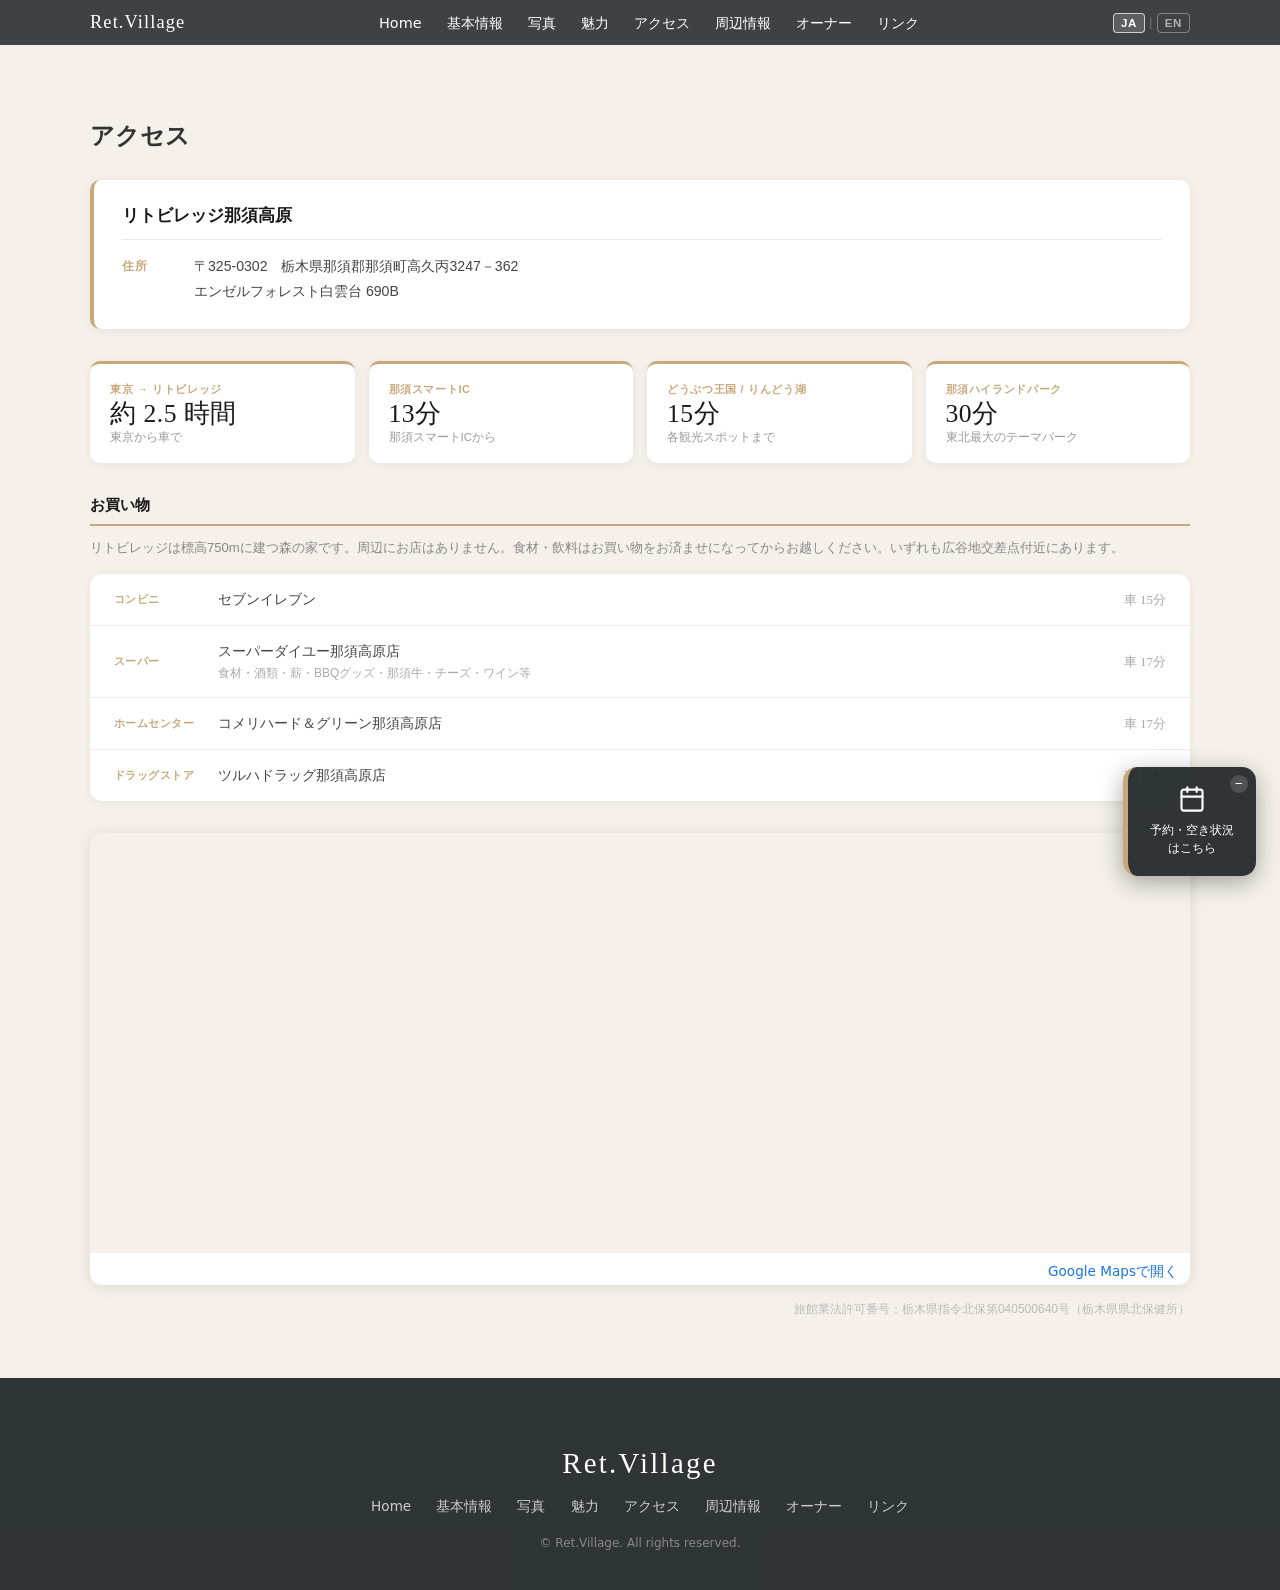
<file: access.html>
<!DOCTYPE html>
<html lang="ja">
<head>
  <meta charset="UTF-8">
  <title>アクセス | Ret.Village</title>
  <meta name="viewport" content="width=device-width, initial-scale=1">
  <meta name="description" content="Ret.Villageへのアクセス。住所：栃木県那須郡那須町高久丙3247-362。車は那須スマートICから約13分。電車は黒磯駅からタクシー約30分。">
  <link rel="stylesheet" href="assets/css/style.css">
  <script src="assets/js/include.js" defer></script>
</head>

<body>

<div id="header-include"></div>

<main class="content page-top">
  <h2 data-ja="アクセス" data-en="Access">アクセス</h2>

  <!-- 住所 -->
  <div class="access-address-card">
    <div class="access-name" data-ja="リトビレッジ那須高原" data-en="Ret.Village Nasu-Kogen">リトビレッジ那須高原</div>
    <div class="access-address-row">
      <span class="access-address-label" data-ja="住所" data-en="Address">住所</span>
      <span>
        <span data-ja="〒325-0302　栃木県那須郡那須町高久丙3247－362" data-en="3247-362 Takakuhei, Nasu-machi, Nasu-gun, Tochigi 325-0302">〒325-0302　栃木県那須郡那須町高久丙3247－362</span><br>
        <span data-ja="エンゼルフォレスト白雲台 690B" data-en="Angel Forest Hakoundai 690B">エンゼルフォレスト白雲台 690B</span>
      </span>
    </div>
  </div>

  <!-- アクセス情報 -->
  <div class="access-stat-row">
    <div class="access-stat-card">
      <div class="access-stat-label" data-ja="東京 → リトビレッジ" data-en="TOKYO → RETVIL">東京 → リトビレッジ</div>
      <div class="access-stat-value" data-ja="約 2.5 時間" data-en="Approx. 2.5 hrs">約 2.5 時間</div>
      <div class="access-stat-sub" data-ja="東京から車で" data-en="By car from Tokyo">東京から車で</div>
    </div>
    <div class="access-stat-card">
      <div class="access-stat-label" data-ja="那須スマートIC" data-en="NASU SMART I.C.">那須スマートIC</div>
      <div class="access-stat-value" data-ja="13分" data-en="13 min">13分</div>
      <div class="access-stat-sub" data-ja="那須スマートICから" data-en="From Nasu Smart I.C.">那須スマートICから</div>
    </div>
    <div class="access-stat-card">
      <div class="access-stat-label" data-ja="どうぶつ王国 / りんどう湖" data-en="Animal Kingdom / Rindo Lake">どうぶつ王国 / りんどう湖</div>
      <div class="access-stat-value" data-ja="15分" data-en="15 min">15分</div>
      <div class="access-stat-sub" data-ja="各観光スポットまで" data-en="To major tourist spots">各観光スポットまで</div>
    </div>
    <div class="access-stat-card">
      <div class="access-stat-label" data-ja="那須ハイランドパーク" data-en="Nasu Highland Park">那須ハイランドパーク</div>
      <div class="access-stat-value" data-ja="30分" data-en="30 min">30分</div>
      <div class="access-stat-sub" data-ja="東北最大のテーマパーク" data-en="Largest theme park in Tohoku">東北最大のテーマパーク</div>
    </div>
  </div>

  <!-- お買い物 -->
  <div class="access-shop-section">
    <h3 class="access-section-heading" data-ja="お買い物" data-en="Shopping">お買い物</h3>
    <p class="access-shop-note" data-ja="リトビレッジは標高750mに建つ森の家です。周辺にお店はありません。食材・飲料はお買い物をお済ませになってからお越しください。いずれも広谷地交差点付近にあります。" data-en="Ret.Village is a forest house at an altitude of 750m. There are no shops nearby. Please stock up on food and drinks before arriving. All stores listed are near the Hirogaya intersection.">リトビレッジは標高750mに建つ森の家です。周辺にお店はありません。食材・飲料はお買い物をお済ませになってからお越しください。いずれも広谷地交差点付近にあります。</p>
    <div class="shop-list">
      <div class="shop-item">
        <span class="shop-type" data-ja="コンビニ" data-en="Convenience Store">コンビニ</span>
        <span class="shop-name" data-ja="セブンイレブン" data-en="7-Eleven">セブンイレブン</span>
        <span class="shop-time" data-ja="車 15分" data-en="Car 15 min">車 15分</span>
      </div>
      <div class="shop-item">
        <span class="shop-type" data-ja="スーパー" data-en="Supermarket">スーパー</span>
        <span class="shop-name">
          <span data-ja="スーパーダイユー那須高原店" data-en="Super Daiyu Nasu-Kogen">スーパーダイユー那須高原店</span><br>
          <small data-ja="食材・酒類・薪・BBQグッズ・那須牛・チーズ・ワイン等" data-en="Food / Alcohol / Firewood / BBQ goods / Nasu beef / Cheese / Wine, etc.">食材・酒類・薪・BBQグッズ・那須牛・チーズ・ワイン等</small>
        </span>
        <span class="shop-time" data-ja="車 17分" data-en="Car 17 min">車 17分</span>
      </div>
      <div class="shop-item">
        <span class="shop-type" data-ja="ホームセンター" data-en="Home Improvement Store">ホームセンター</span>
        <span class="shop-name" data-ja="コメリハード＆グリーン那須高原店" data-en="Komeri Hard &amp; Green Nasu-Kogen">コメリハード＆グリーン那須高原店</span>
        <span class="shop-time" data-ja="車 17分" data-en="Car 17 min">車 17分</span>
      </div>
      <div class="shop-item">
        <span class="shop-type" data-ja="ドラッグストア" data-en="Drug Store">ドラッグストア</span>
        <span class="shop-name" data-ja="ツルハドラッグ那須高原店" data-en="Tsuruha Drug Nasu-Kogen">ツルハドラッグ那須高原店</span>
        <span class="shop-time" data-ja="車 16分" data-en="Car 16 min">車 16分</span>
      </div>
    </div>
  </div>

  <!-- Google マップ -->
  <div class="access-map">
    <iframe
      src="https://maps.google.com/maps?q=37.10942,140.03421&output=embed&hl=ja&z=17"
      width="100%"
      height="420"
      style="border:0;"
      allowfullscreen=""
      loading="lazy"
      referrerpolicy="no-referrer-when-downgrade">
    </iframe>
    <div class="access-map-link">
      <a href="https://maps.app.goo.gl/eUNuNuCJJdXtvPT6A?g_st=ic" target="_blank" rel="noopener" data-ja="Google Mapsで開く" data-en="Open in Google Maps">Google Mapsで開く</a>
    </div>
  </div>

  <p class="access-license" data-ja="旅館業法許可番号：栃木県指令北保第040500640号（栃木県県北保健所）" data-en="Ryokan Business License No.: Tochigi Pref. Kitapo No. 040500640 (Tochigi Pref. Kita-Kanto Health Center)">旅館業法許可番号：栃木県指令北保第040500640号（栃木県県北保健所）</p>

</main>

<div id="footer-include"></div>

</body>
</html>
</file>
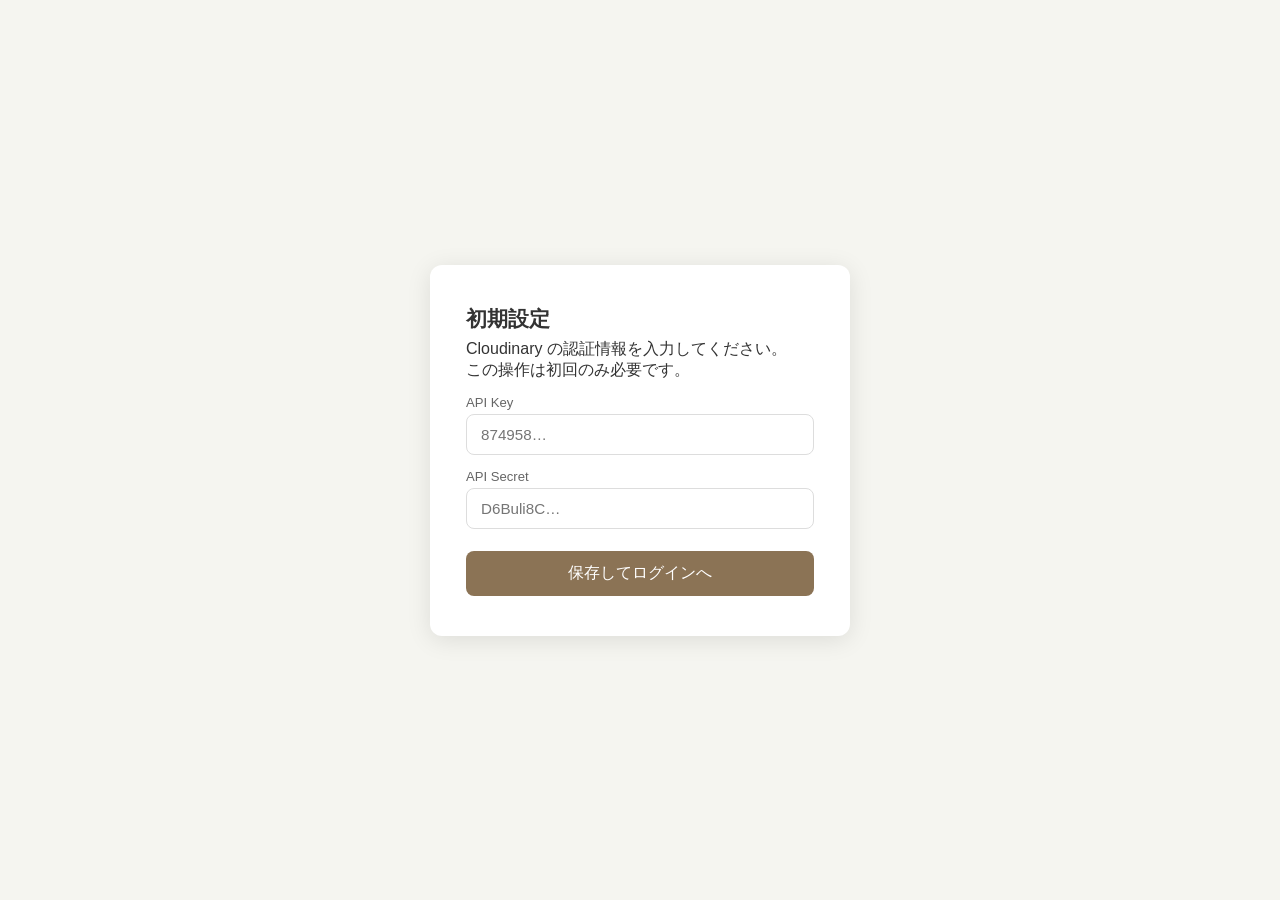
<file: admin.html>
<!DOCTYPE html>
<html lang="ja">
<head>
  <meta charset="UTF-8">
  <title>管理者ページ | Ret.Village</title>
  <meta name="viewport" content="width=device-width, initial-scale=1">
  <meta name="robots" content="noindex, nofollow">
  <style>
    *, *::before, *::after { box-sizing: border-box; margin: 0; padding: 0; }
    body { font-family: 'Helvetica Neue', Arial, sans-serif; background: #f5f5f0; color: #333; min-height: 100vh; }

    /* ---- Login ---- */
    #admin-login {
      display: flex; align-items: center; justify-content: center;
      min-height: 100vh; padding: 24px;
    }
    .login-box {
      background: #fff; border-radius: 12px; padding: 40px 36px;
      max-width: 420px; width: 100%; box-shadow: 0 4px 24px rgba(0,0,0,.10);
    }
    .login-box h1 { font-size: 1.3rem; margin-bottom: 6px; }
    .login-box > p { font-size: .85rem; color: #888; margin-bottom: 28px; }
    .login-box label { display: block; font-size: .82rem; color: #666; margin-bottom: 4px; margin-top: 14px; }
    .login-box input[type="password"],
    .login-box input[type="text"] {
      width: 100%; padding: 11px 14px; border: 1px solid #ddd; border-radius: 8px;
      font-size: .95rem; outline: none; transition: border-color .2s;
    }
    .login-box input:focus { border-color: #8B7355; }
    .login-box button[type="submit"] {
      width: 100%; margin-top: 22px; padding: 12px; background: #8B7355; color: #fff;
      border: none; border-radius: 8px; font-size: 1rem; cursor: pointer; transition: background .2s;
    }
    .login-box button[type="submit"]:hover { background: #6e5b42; }
    .login-box button[type="submit"]:disabled { background: #bbb; cursor: default; }
    #login-error { color: #c0392b; font-size: .83rem; margin-top: 10px; min-height: 1.2em; }
    /* ---- Admin Header ---- */
    #admin-main { display: none; }
    #login-section { display: block; }
    .a-header {
      background: #2c2c2c; color: #fff; padding: 14px 20px;
      display: flex; align-items: center; justify-content: space-between;
      position: sticky; top: 0; z-index: 100;
    }
    .a-header h1 { font-size: 1rem; letter-spacing: .06em; }
    #logout-btn {
      background: transparent; border: 1px solid rgba(255,255,255,.35); color: #fff;
      padding: 6px 16px; border-radius: 6px; cursor: pointer; font-size: .83rem;
    }

    /* ---- Body ---- */
    .a-body { padding: 28px 20px; max-width: 1100px; margin: 0 auto; }

    /* ---- Page section dividers ---- */
    .a-page-section { margin-bottom: 60px; }
    .a-page-bar {
      display: flex; align-items: center; gap: 12px;
      margin-bottom: 24px; flex-wrap: wrap;
    }
    .a-page-header {
      background: #2c2c2c; color: #fff;
      padding: 10px 18px; border-radius: 8px;
      font-size: .88rem; font-weight: 600; letter-spacing: .06em;
      flex: 1;
    }
    .a-page-bar-acts { display: flex; gap: 8px; align-items: center; flex-shrink: 0; }

    /* ---- Section ---- */
    .a-section { margin-bottom: 44px; }
    .a-section-header {
      display: flex; align-items: center; justify-content: space-between;
      gap: 12px; flex-wrap: wrap;
      border-bottom: 1px solid #e0dbd4; padding-bottom: 10px; margin-bottom: 18px;
    }
    .a-section-header h2,
    .a-section > h2 {
      font-size: 1rem; color: #555; letter-spacing: .05em;
    }
    .a-section > h2 {
      border-bottom: 1px solid #e0dbd4; padding-bottom: 10px; margin-bottom: 18px;
    }

    /* ---- Title row (category name + pencil) ---- */
    .a-title-row { display: flex; align-items: center; gap: 8px; flex: 1; min-width: 0; flex-wrap: wrap; }
    .a-title-en  { font-weight: normal; color: #aaa; font-size: .85em; }
    .a-btn-edit-title {
      background: none; border: none; cursor: pointer;
      font-size: .95rem; padding: 2px 6px; color: #8B7355; flex-shrink: 0;
    }
    .a-input-title, .a-input-title-en {
      padding: 5px 8px; border: 1px solid #ddd; border-radius: 6px;
      font-size: .85rem; width: 130px;
    }
    .a-btn-save-title {
      padding: 5px 12px; background: #8B7355; color: #fff;
      border: none; border-radius: 6px; font-size: .8rem; cursor: pointer;
    }
    .a-btn-cancel-title {
      background: none; border: none; cursor: pointer;
      color: #999; font-size: .8rem; padding: 5px 4px;
    }

    /* ---- Section delete (gallery edit mode) ---- */
    .a-btn-del-section {
      background: none; border: 1px solid #e0bebe; color: #c0392b;
      padding: 5px 10px; border-radius: 6px; font-size: .78rem;
      cursor: pointer; white-space: nowrap; flex-shrink: 0; transition: background .15s;
    }
    .a-btn-del-section:hover { background: #fff0f0; }

    /* ---- Add section card ---- */
    .a-add-section-card {
      margin-top: 4px; padding: 14px 20px;
      border: 2px dashed #c0b89a; border-radius: 10px; background: #faf8f5;
      display: flex; align-items: center; gap: 10px;
      color: #c0b89a; font-size: .9rem; font-weight: 600;
      transition: border-color .15s, color .15s, background .15s;
    }
    .a-add-section-card:hover { border-color: #8B7355; color: #8B7355; background: #f5f0ea; }
    .a-add-sec-icon { font-size: 1.5rem; line-height: 1; }
    .a-add-sec-form { display: flex; gap: 8px; align-items: center; flex-wrap: wrap; width: 100%; }
    .a-btn-add-sec-ok {
      padding: 6px 14px; background: #8B7355; color: #fff;
      border: none; border-radius: 6px; font-size: .82rem; cursor: pointer;
    }
    .a-btn-add-sec-ok:hover { background: #6e5b42; }
    .a-btn-add-sec-cancel {
      background: none; border: none; cursor: pointer; color: #999; font-size: .82rem;
    }

    /* ---- Header action buttons ---- */
    .a-btn-edit {
      padding: 7px 18px; background: #fff; color: #8B7355;
      border: 1px solid #8B7355; border-radius: 8px; font-size: .85rem;
      cursor: pointer; transition: background .15s; white-space: nowrap;
    }
    .a-btn-edit:hover { background: #f5f0ea; }

    .a-btn-commit {
      padding: 7px 18px; background: #27ae60; color: #fff;
      border: none; border-radius: 8px; font-size: .85rem;
      cursor: pointer; transition: background .15s; white-space: nowrap;
    }
    .a-btn-commit:hover    { background: #229954; }
    .a-btn-commit:disabled { opacity: .5; cursor: default; }

    .a-btn-cancel-edit {
      padding: 7px 14px; background: #fff; color: #666;
      border: 1px solid #ccc; border-radius: 8px; font-size: .85rem;
      cursor: pointer; transition: background .15s; white-space: nowrap;
    }
    .a-btn-cancel-edit:hover { background: #f5f5f5; }

    /* ---- Required photos replace button ---- */
    .a-btn-replace {
      flex: 1; padding: 7px 4px; border: 1px solid #8B7355;
      background: #fff; color: #8B7355; border-radius: 6px;
      font-size: .75rem; cursor: pointer; transition: background .15s;
    }
    .a-btn-replace:hover    { background: #f5f0ea; }
    .a-btn-replace:disabled { opacity: .5; cursor: default; }

    .a-desc-block {
      padding: 12px 0 4px;
      display: flex;
      flex-direction: column;
      gap: 4px;
      margin-bottom: 8px;
    }

    .a-desc-label {
      font-size: .76rem;
      color: #888;
      margin-top: 10px;
    }

    .a-desc-label:first-child { margin-top: 0; }

    .a-textarea {
      padding: 8px 10px;
      border: 1px solid #ddd;
      border-radius: 6px;
      font-size: .82rem;
      font-family: inherit;
      resize: vertical;
      outline: none;
      line-height: 1.6;
    }

    .a-textarea:focus { border-color: #8B7355; }

    .a-input-note {
      width: 100%;
      padding: 6px 10px;
      border: 1px solid #ddd;
      border-radius: 6px;
      font-size: .82rem;
      outline: none;
      box-sizing: border-box;
    }

    .a-input-note:focus { border-color: #8B7355; }

    /* ---- Grid ---- */
    .a-grid { display: grid; grid-template-columns: repeat(auto-fill, minmax(180px, 1fr)); gap: 14px; }

    /* ---- Card ---- */
    .a-card {
      background: #fff; border-radius: 10px; overflow: hidden;
      box-shadow: 0 2px 8px rgba(0,0,0,.07); display: flex; flex-direction: column;
      transition: box-shadow .15s;
    }
    .a-edit-mode .a-card.a-editing { cursor: grab; }
    .a-edit-mode .a-card.a-editing:active { cursor: grabbing; }
    .a-card.a-dragging  { opacity: .35; }
    .a-card.a-drag-over { outline: 3px dashed #8B7355; outline-offset: 2px; }

    .a-img-wrap {
      width: 100%; aspect-ratio: 4/3; background: #eee;
      overflow: hidden; position: relative;
    }
    .a-img-wrap img { width: 100%; height: 100%; object-fit: cover; display: block; }
    .a-no-img { width: 100%; height: 100%; display: flex; align-items: center; justify-content: center; color: #aaa; font-size: .78rem; }

    /* Delete button (×) overlay */
    .a-card-del {
      position: absolute; top: 6px; left: 6px;
      width: 28px; height: 28px; border-radius: 50%;
      background: rgba(192,57,43,.88); color: #fff; border: none;
      cursor: pointer; font-size: 1.2rem; line-height: 1;
      display: flex; align-items: center; justify-content: center;
      z-index: 2; padding: 0; transition: background .15s;
    }
    .a-card-del:hover { background: #c0392b; }

    /* ---- 認証情報モーダル ---- */
    #creds-modal {
      position: fixed; inset: 0; z-index: 500;
      display: flex; align-items: center; justify-content: center;
    }
    .creds-backdrop {
      position: absolute; inset: 0;
      background: rgba(0,0,0,.45);
    }
    .creds-box {
      position: relative; z-index: 1;
      background: #fff; border-radius: 12px; padding: 32px 28px;
      max-width: 400px; width: calc(100% - 48px);
      box-shadow: 0 8px 32px rgba(0,0,0,.2);
    }
    .creds-box h2 { font-size: 1.1rem; margin-bottom: 8px; }
    .creds-box p  { font-size: .83rem; color: #888; margin-bottom: 20px; }
    .creds-box label { display: block; font-size: .82rem; color: #666; margin-bottom: 4px; margin-top: 14px; }
    .creds-box label:first-of-type { margin-top: 0; }
    .creds-box input {
      width: 100%; padding: 10px 12px; border: 1px solid #ddd; border-radius: 7px;
      font-size: .9rem; outline: none; box-sizing: border-box;
    }
    .creds-box input:focus { border-color: #8B7355; }
    .creds-actions { display: flex; gap: 10px; margin-top: 22px; }
    .creds-actions button[type="submit"] {
      flex: 1; padding: 10px; background: #8B7355; color: #fff;
      border: none; border-radius: 7px; font-size: .9rem; cursor: pointer; transition: background .2s;
    }
    .creds-actions button[type="submit"]:hover { background: #6e5b42; }
    .creds-actions button[type="button"] {
      flex: 1; padding: 10px; background: #fff; color: #666;
      border: 1px solid #ccc; border-radius: 7px; font-size: .9rem; cursor: pointer;
    }
    #creds-change-btn {
      background: transparent; border: 1px solid rgba(255,255,255,.25); color: rgba(255,255,255,.65);
      padding: 6px 12px; border-radius: 6px; cursor: pointer; font-size: .75rem;
    }
    #creds-change-btn:hover { border-color: rgba(255,255,255,.55); color: #fff; }

    /* Drag handle overlay (photo card) */
    .a-drag-handle {
      position: absolute; top: 6px; right: 6px;
      width: 24px; height: 24px; border-radius: 5px;
      background: rgba(0,0,0,.42); color: #fff;
      font-size: .9rem; display: flex; align-items: center; justify-content: center;
      cursor: grab; z-index: 2;
    }

    /* Section move up/down buttons */
    .a-sec-move-btns { display: flex; gap: 4px; flex-shrink: 0; }
    .a-btn-sec-move {
      background: #fff; border: 1px solid #ddd; color: #666;
      height: 28px; padding: 0 9px; border-radius: 5px;
      font-size: .78rem; cursor: pointer; white-space: nowrap;
      display: flex; align-items: center; gap: 3px;
      transition: background .15s, border-color .15s;
    }
    .a-btn-sec-move:hover:not(:disabled) { background: #f5f0ea; border-color: #8B7355; color: #8B7355; }
    .a-btn-sec-move:disabled { opacity: .3; cursor: default; }

    /* Photo alt text input */
    .a-card-alt-input {
      width: 100%; padding: 4px 6px; margin-top: 2px;
      border: 1px solid #ddd; border-radius: 4px;
      font-size: .78rem; outline: none; box-sizing: border-box;
      font-family: inherit;
    }
    .a-card-alt-input:focus { border-color: #8B7355; }

    .a-info   { padding: 10px 12px; display: flex; flex-direction: column; gap: 4px; flex: 1; }
    .a-desc   { font-size: .85rem; font-weight: 600; }
    .a-pages  { font-size: .72rem; color: #aaa; }
    .a-actions { display: flex; gap: 6px; margin-top: 8px; }

    /* ---- Add card (＋) ---- */
    .a-add-card {
      border: 2px dashed #c0b89a; background: #faf8f5;
      cursor: pointer; display: flex;
      align-items: center; justify-content: center;
      min-height: 120px; box-shadow: none;
      transition: border-color .15s, background .15s;
    }
    .a-add-card:hover { border-color: #8B7355; background: #f5f0ea; }
    .a-add-icon { font-size: 2.4rem; color: #c0b89a; line-height: 1; pointer-events: none; }
    .a-add-card:hover .a-add-icon { color: #8B7355; }

    /* ---- States ---- */
    .a-loading, .a-err-msg { text-align: center; padding: 40px; font-size: .9rem; color: #999; }
    .a-err-msg { color: #c0392b; }

    /* ---- Toast ---- */
    .a-toast {
      position: fixed; bottom: 24px; left: 50%; transform: translateX(-50%) translateY(80px);
      padding: 12px 24px; border-radius: 8px; font-size: .88rem; color: #fff;
      box-shadow: 0 4px 16px rgba(0,0,0,.2); transition: transform .3s ease; z-index: 999;
      pointer-events: none; white-space: nowrap;
    }
    .a-toast-ok   { background: #2ecc71; }
    .a-toast-err  { background: #e74c3c; }
    .a-toast-show { transform: translateX(-50%) translateY(0); }

    @media (max-width: 600px) {
      .a-body  { padding: 20px 14px; }
      .login-box { padding: 32px 22px; }
      .a-grid  { grid-template-columns: repeat(auto-fill, minmax(150px, 1fr)); }
      .a-input-title, .a-input-title-en { width: 110px; }
    }
  </style>
</head>
<body>

<!-- ========== LOGIN ========== -->
<div id="admin-login">
  <div class="login-box">

    <!-- 初回設定画面（Cloudinary認証情報） -->
    <div id="setup-section" style="display:none">
      <h1>初期設定</h1>
      <p>Cloudinary の認証情報を入力してください。<br>この操作は初回のみ必要です。</p>
      <form id="setup-form">
        <label for="setup-key">API Key</label>
        <input type="text" id="setup-key" autocomplete="off" placeholder="874958…">
        <label for="setup-secret">API Secret</label>
        <input type="password" id="setup-secret" autocomplete="off" placeholder="D6Buli8C…">
        <button type="submit">保存してログインへ</button>
      </form>
    </div>

    <!-- ログイン画面 -->
    <div id="login-section">
      <h1>Ret.Village 管理者</h1>
      <p>写真の追加・削除・差し替えができます</p>
      <div id="setup-done-notice" style="display:none; margin-bottom:14px; padding:10px 14px; background:#f0faf4; border-radius:8px; font-size:.83rem; color:#27ae60;">
        設定が完了しました。パスワードを入力してログインしてください。
      </div>
      <form id="login-form">
        <label for="admin-pw">パスワード</label>
        <input type="password" id="admin-pw" autocomplete="current-password" placeholder="管理者パスワード">
        <button type="submit">ログイン</button>
      </form>
      <div id="login-error"></div>
    </div>

  </div>
</div>

<!-- ========== ADMIN MAIN ========== -->
<div id="admin-main">
  <header class="a-header">
    <h1>Ret.Village 写真管理</h1>
    <div style="display:flex;gap:8px;align-items:center;">
      <button id="creds-change-btn">認証情報</button>
      <button id="logout-btn">ログアウト</button>
    </div>
  </header>

  <!-- 認証情報変更モーダル -->
  <div id="creds-modal" style="display:none;">
    <div class="creds-backdrop"></div>
    <div class="creds-box">
      <h2>認証情報を変更</h2>
      <p>Cloudinary の API Key と Secret を再入力してください。</p>
      <form id="creds-form">
        <label for="creds-key">API Key</label>
        <input type="text" id="creds-key" autocomplete="off" placeholder="874958…">
        <label for="creds-secret">API Secret（変更する場合のみ入力）</label>
        <input type="password" id="creds-secret" autocomplete="off" placeholder="D6Buli8C…">
        <div class="creds-actions">
          <button type="submit">保存</button>
          <button type="button" id="creds-cancel">キャンセル</button>
        </div>
      </form>
    </div>
  </div>

  <div class="a-body">

    <!-- ===== 必須写真 ===== -->
    <div class="a-page-section">
      <div class="a-page-bar">
        <div class="a-page-header">必須写真（差し替えのみ）</div>
      </div>
      <div id="required-grid" class="a-grid"></div>
    </div>

    <!-- ===== 基本情報ページ ===== -->
    <div class="a-page-section">
      <div class="a-page-bar">
        <div class="a-page-header">基本情報ページ（facilities.html）</div>
        <div class="a-page-bar-acts" id="facility-bar-acts"></div>
      </div>

      <!-- 施設写真 -->
      <div id="facilities-container"></div>
    </div>

    <!-- ===== ハウスルール写真 ===== -->
    <div class="a-page-section">
      <div class="a-page-bar">
        <div class="a-page-header">ハウスルール写真</div>
        <div class="a-page-bar-acts" id="houserule-bar-acts"></div>
      </div>
      <div id="houserule-container"></div>
    </div>

    <!-- ===== 写真ページ ===== -->
    <div class="a-page-section">
      <div class="a-page-bar">
        <div class="a-page-header">写真ページ（photos.html）</div>
        <div class="a-page-bar-acts" id="gallery-bar-acts"></div>
      </div>
      <div id="gallery-container"></div>
    </div>

  </div>
</div>

<!-- Toast -->
<div id="toast" class="a-toast"></div>

<script src="assets/js/admin.js"></script>
</body>
</html>
</file>
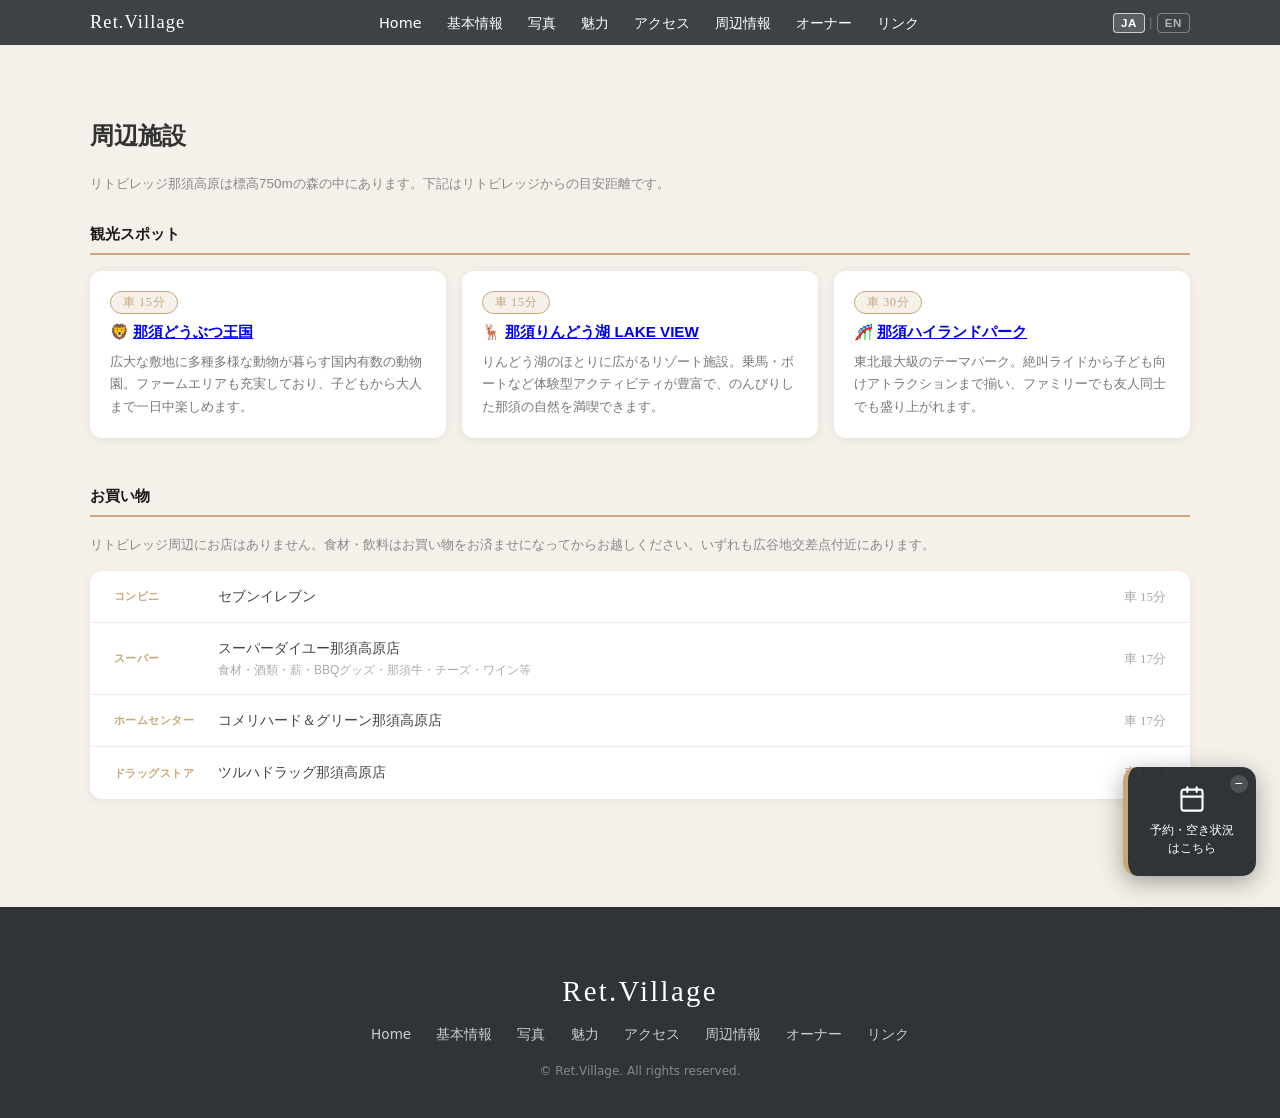
<file: around.html>
<!DOCTYPE html>
<html lang="ja">
<head>
  <meta charset="UTF-8">
  <title>周辺情報 | Ret.Village</title>
  <meta name="viewport" content="width=device-width, initial-scale=1">
  <meta name="description" content="Ret.Village周辺のおすすめスポット情報。那須どうぶつ王国・りんどう湖（車15分）、那須ハイランドパーク（車30分）など、観光・グルメ・アクティビティをまとめました。">
  <link rel="stylesheet" href="assets/css/style.css">
  <script src="assets/js/include.js" defer></script>
</head>

<body>

<div id="header-include"></div>

<main class="content page-top">
  <h2 data-ja="周辺施設" data-en="Nearby Attractions">周辺施設</h2>
  <p class="around-note" data-ja="リトビレッジ那須高原は標高750mの森の中にあります。下記はリトビレッジからの目安距離です。" data-en="Ret.Village Nasu-Kogen is located in a forest at an altitude of 750m. Distances below are estimated from Ret.Village.">リトビレッジ那須高原は標高750mの森の中にあります。下記はリトビレッジからの目安距離です。</p>

  <!-- 観光スポット -->
  <div class="spot-section">
    <h3 data-ja="観光スポット" data-en="Sightseeing">観光スポット</h3>
    <div class="spot-grid">

      <div class="spot-card">
        <span class="spot-distance-badge" data-ja="車 15分" data-en="Car 15 min">車 15分</span>
        <div class="spot-name">🦁 <a href="https://nasu-oukoku.com/" target="_blank" rel="noopener noreferrer" data-ja="那須どうぶつ王国" data-en="Nasu Animal Kingdom">那須どうぶつ王国</a></div>
        <p class="spot-desc" data-ja="広大な敷地に多種多様な動物が暮らす国内有数の動物園。ファームエリアも充実しており、子どもから大人まで一日中楽しめます。" data-en="One of Japan's leading zoos, home to a wide variety of animals across a vast site. A well-developed farm area makes it a full-day outing for all ages.">広大な敷地に多種多様な動物が暮らす国内有数の動物園。ファームエリアも充実しており、子どもから大人まで一日中楽しめます。</p>
      </div>

      <div class="spot-card">
        <span class="spot-distance-badge" data-ja="車 15分" data-en="Car 15 min">車 15分</span>
        <div class="spot-name">🦌 <a href="https://www.rindo.co.jp/" target="_blank" rel="noopener noreferrer" data-ja="那須りんどう湖 LAKE VIEW" data-en="Nasu Rindo Lake LAKE VIEW">那須りんどう湖 LAKE VIEW</a></div>
        <p class="spot-desc" data-ja="りんどう湖のほとりに広がるリゾート施設。乗馬・ボートなど体験型アクティビティが豊富で、のんびりした那須の自然を満喫できます。" data-en="A resort facility on the shores of Rindo Lake. Rich in hands-on activities like horse riding and boating — a great way to enjoy the peaceful nature of Nasu.">りんどう湖のほとりに広がるリゾート施設。乗馬・ボートなど体験型アクティビティが豊富で、のんびりした那須の自然を満喫できます。</p>
      </div>

      <div class="spot-card">
        <span class="spot-distance-badge" data-ja="車 30分" data-en="Car 30 min">車 30分</span>
        <div class="spot-name">🎢 <a href="https://www.nasuhai.co.jp/" target="_blank" rel="noopener noreferrer" data-ja="那須ハイランドパーク" data-en="Nasu Highland Park">那須ハイランドパーク</a></div>
        <p class="spot-desc" data-ja="東北最大級のテーマパーク。絶叫ライドから子ども向けアトラクションまで揃い、ファミリーでも友人同士でも盛り上がれます。" data-en="The largest theme park in Tohoku. From thrilling rides to family-friendly attractions, it's a great time for groups and families alike.">東北最大級のテーマパーク。絶叫ライドから子ども向けアトラクションまで揃い、ファミリーでも友人同士でも盛り上がれます。</p>
      </div>

    </div>
  </div>

  <!-- お買い物 -->
  <div class="spot-section">
    <h3 data-ja="お買い物" data-en="Shopping">お買い物</h3>
    <p class="around-note" data-ja="リトビレッジ周辺にお店はありません。食材・飲料はお買い物をお済ませになってからお越しください。いずれも広谷地交差点付近にあります。" data-en="There are no shops near Ret.Village. Please stock up on food and drinks before arriving. All stores listed are near the Hirogaya intersection.">リトビレッジ周辺にお店はありません。食材・飲料はお買い物をお済ませになってからお越しください。いずれも広谷地交差点付近にあります。</p>
    <div class="shop-list">
      <div class="shop-item">
        <span class="shop-type" data-ja="コンビニ" data-en="Convenience Store">コンビニ</span>
        <span class="shop-name" data-ja="セブンイレブン" data-en="7-Eleven">セブンイレブン</span>
        <span class="shop-time" data-ja="車 15分" data-en="Car 15 min">車 15分</span>
      </div>
      <div class="shop-item">
        <span class="shop-type" data-ja="スーパー" data-en="Supermarket">スーパー</span>
        <span class="shop-name">
          <span data-ja="スーパーダイユー那須高原店" data-en="Super Daiyu Nasu-Kogen">スーパーダイユー那須高原店</span><br>
          <small data-ja="食材・酒類・薪・BBQグッズ・那須牛・チーズ・ワイン等" data-en="Food / Alcohol / Firewood / BBQ goods / Nasu beef / Cheese / Wine, etc.">食材・酒類・薪・BBQグッズ・那須牛・チーズ・ワイン等</small>
        </span>
        <span class="shop-time" data-ja="車 17分" data-en="Car 17 min">車 17分</span>
      </div>
      <div class="shop-item">
        <span class="shop-type" data-ja="ホームセンター" data-en="Home Improvement Store">ホームセンター</span>
        <span class="shop-name" data-ja="コメリハード＆グリーン那須高原店" data-en="Komeri Hard &amp; Green Nasu-Kogen">コメリハード＆グリーン那須高原店</span>
        <span class="shop-time" data-ja="車 17分" data-en="Car 17 min">車 17分</span>
      </div>
      <div class="shop-item">
        <span class="shop-type" data-ja="ドラッグストア" data-en="Drug Store">ドラッグストア</span>
        <span class="shop-name" data-ja="ツルハドラッグ那須高原店" data-en="Tsuruha Drug Nasu-Kogen">ツルハドラッグ那須高原店</span>
        <span class="shop-time" data-ja="車 16分" data-en="Car 16 min">車 16分</span>
      </div>
    </div>
  </div>

</main>

<div id="footer-include"></div>

</body>
</html>
</file>
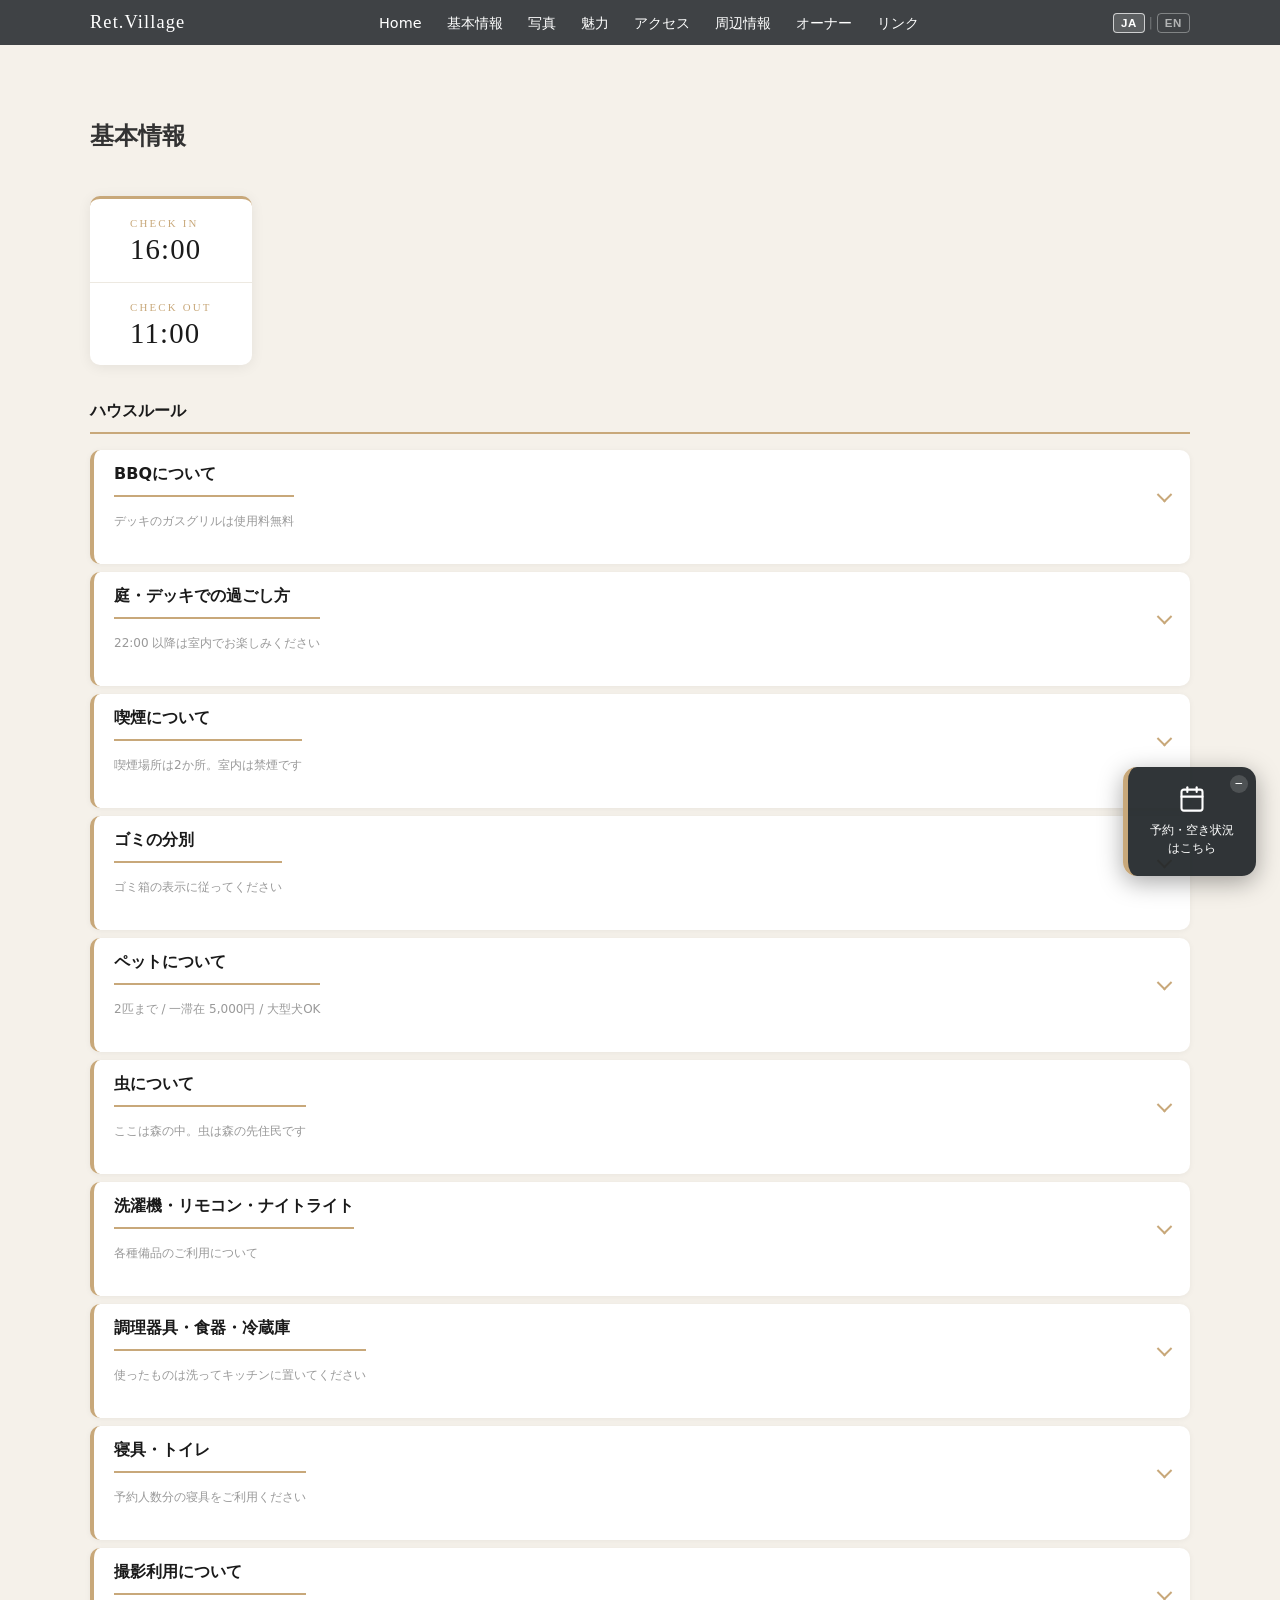
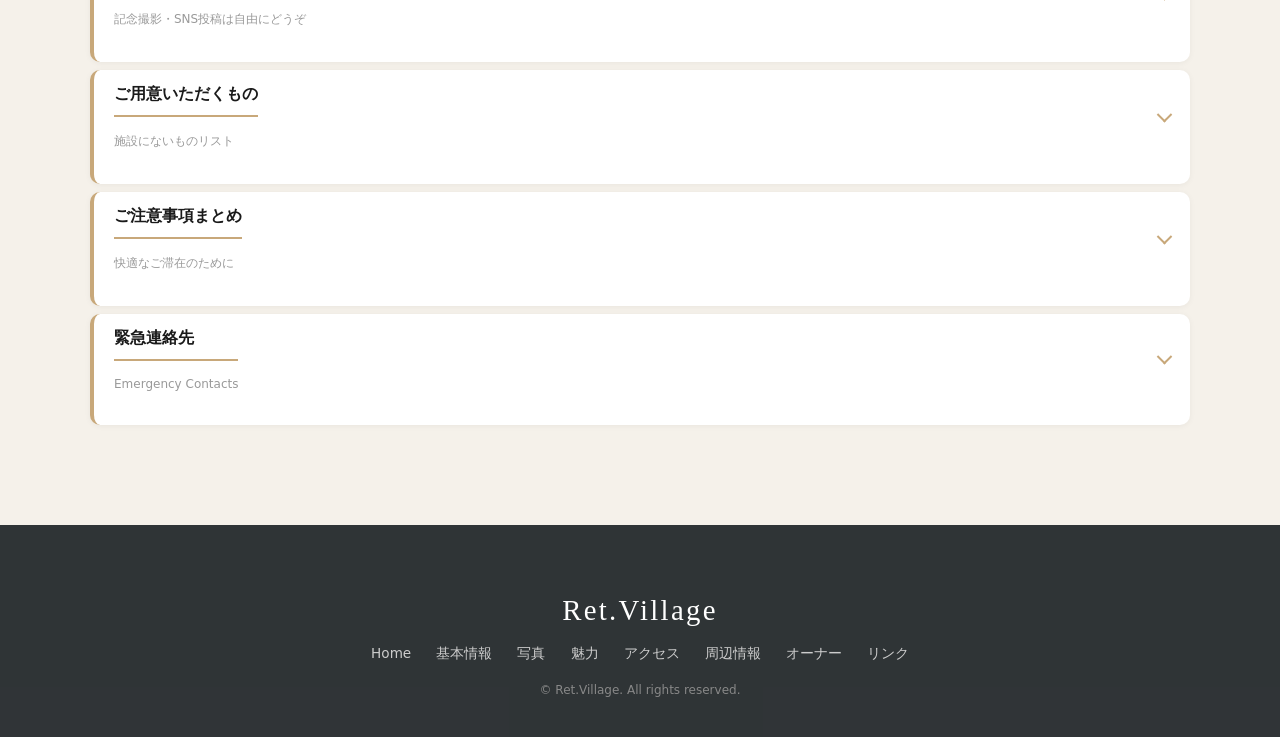
<file: facilities.html>
<!DOCTYPE html>
<html lang="ja">
<head>
  <meta charset="UTF-8">
  <title>基本情報 | Ret.Village</title>
  <meta name="viewport" content="width=device-width, initial-scale=1">
  <meta name="description" content="Ret.Villageの基本情報。チェックイン16:00・アウト11:00。大型浴室・洗濯乾燥機・エアコン・駐車場3台分を完備。ハウスルール・持ち物リストもこちらでご確認ください。">
  <link rel="stylesheet" href="assets/css/style.css">
  <script src="assets/js/include.js" defer></script>
  <script src="assets/js/features.js" defer></script>
</head>

<body>

<div id="header-include"></div>

<main class="content page-top">
  <h2 data-ja="基本情報" data-en="Facilities &amp; Rules">基本情報</h2>

  <!-- チェックイン・アウト -->
  <div class="checkinout-bar">
    <div class="cio-item">
      <span class="cio-label">CHECK IN</span>
      <span class="cio-time">16:00</span>
    </div>
    <div class="cio-item cio-item--right">
      <span class="cio-label">CHECK OUT</span>
      <span class="cio-time">11:00</span>
    </div>
  </div>

  <!-- 動的施設セクション（photos.jsonから読み込み） -->
  <div id="facility-sections-container"></div>


  <!-- ハウスルール -->
  <div class="facility-section">
    <h3><span data-ja="ハウスルール" data-en="House Rules">ハウスルール</span></h3>
    <div class="feature-list" style="margin-top:0">

      <div class="feature-card" data-rule-id="bbq">
        <div class="feature-header">
          <div>
            <h3 class="feature-title" data-ja="BBQについて" data-en="BBQ">BBQについて</h3>
            <p class="feature-subtitle" data-ja="デッキのガスグリルは使用料無料" data-en="Gas grill on the deck is free to use">デッキのガスグリルは使用料無料</p>
          </div>
        </div>
        <div class="feature-body">
          <ul>
            <li data-ja="バーベキューデッキのガス式BBQコンロは使用料無料です。" data-en="The gas BBQ grill on the barbecue deck is free to use.">バーベキューデッキのガス式BBQコンロは使用料無料です。</li>
            <li data-ja="使用後は焼き網を洗っていただくご協力をお願いします。" data-en="Please wash the grill rack after use.">使用後は焼き網を洗っていただくご協力をお願いします。</li>
            <li data-ja="備え付けの網は目が大きいため、100均などの使い捨て網をお持ちいただくと便利です（焼き面サイズ：幅27.5cm×奥44.5cmの網2枚分）。" data-en="The built-in rack has large gaps, so a disposable rack from a 100-yen shop is handy (grill size: 27.5cm × 44.5cm, fits 2 racks).">備え付けの網は目が大きいため、100均などの使い捨て網をお持ちいただくと便利です（焼き面サイズ：幅27.5cm×奥44.5cmの網2枚分）。</li>
            <li data-ja="食材・調味料・焼き網はご自身でご準備ください。" data-en="Please bring your own ingredients, seasonings, and grill racks.">食材・調味料・焼き網はご自身でご準備ください。</li>
          </ul>
        </div>
      </div>

      <div class="feature-card" data-rule-id="garden">
        <div class="feature-header">
          <div>
            <h3 class="feature-title" data-ja="庭・デッキでの過ごし方" data-en="Garden &amp; Deck">庭・デッキでの過ごし方</h3>
            <p class="feature-subtitle" data-ja="22:00 以降は室内でお楽しみください" data-en="After 22:00, please enjoy indoors">22:00 以降は室内でお楽しみください</p>
          </div>
        </div>
        <div class="feature-body">
          <ul>
            <li data-ja="当施設は静かな別荘地にあります。22:00以降は屋外での会話・音量をお控えください。" data-en="This facility is located in a quiet villa area. Please keep voices and noise levels down outdoors after 22:00.">当施設は静かな別荘地にあります。22:00以降は屋外での会話・音量をお控えください。</li>
            <li data-ja="夜8時から朝8時まで、森の全ての生き物に配慮してお部屋でお過ごしください。" data-en="From 8pm to 8am, please remain indoors out of consideration for all living creatures in the forest.">夜8時から朝8時まで、森の全ての生き物に配慮してお部屋でお過ごしください。</li>
            <li data-ja="別荘内は焚き火・花火禁止です。火気の使用は「いろり小屋」でお楽しみください。" data-en="Open fires and fireworks are prohibited within the villa grounds. Please use the Irori Hut for fire-related activities.">別荘内は焚き火・花火禁止です。火気の使用は「いろり小屋」でお楽しみください。</li>
            <li data-ja="強風・荒天時はデッキ・いろり小屋のご利用をお控えいただく場合があります。" data-en="Deck and Irori Hut use may be restricted during strong winds or severe weather.">強風・荒天時はデッキ・いろり小屋のご利用をお控えいただく場合があります。</li>
          </ul>
        </div>
      </div>

      <div class="feature-card" data-rule-id="smoking">
        <div class="feature-header">
          <div>
            <h3 class="feature-title" data-ja="喫煙について" data-en="Smoking">喫煙について</h3>
            <p class="feature-subtitle" data-ja="喫煙場所は2か所。室内は禁煙です" data-en="2 designated areas — no smoking indoors">喫煙場所は2か所。室内は禁煙です</p>
          </div>
        </div>
        <div class="feature-body">
          <ul>
            <li data-ja="喫煙場所：バーベキューデッキといろり小屋横の灰皿をご利用ください。" data-en="Designated smoking areas: the BBQ deck and the ashtray next to the Irori Hut.">喫煙場所：バーベキューデッキといろり小屋横の灰皿をご利用ください。</li>
            <li data-ja="室内は禁煙です。タバコ臭が残った場合は特別消臭清掃費（4,000円/h）が発生します。" data-en="No smoking indoors. If tobacco odor remains, a special deodorizing cleaning fee (¥4,000/h) will apply.">室内は禁煙です。タバコ臭が残った場合は特別消臭清掃費（4,000円/h）が発生します。</li>
            <li data-ja="森の中でのタバコのポイ捨ては山火事の原因となるため固く禁止します。" data-en="Littering cigarettes in the forest is strictly prohibited as it can cause wildfires.">森の中でのタバコのポイ捨ては山火事の原因となるため固く禁止します。</li>
          </ul>
        </div>
      </div>

      <div class="feature-card" data-rule-id="garbage">
        <div class="feature-header">
          <div>
            <h3 class="feature-title" data-ja="ゴミの分別" data-en="Garbage Sorting">ゴミの分別</h3>
            <p class="feature-subtitle" data-ja="ゴミ箱の表示に従ってください" data-en="Please follow the labels on the bins">ゴミ箱の表示に従ってください</p>
          </div>
        </div>
        <div class="feature-body">
          <ul>
            <li data-ja="①燃えるごみ：生ごみ・プラ・ビニール類も一緒に入れてください。" data-en="① Burnable waste: kitchen waste, plastics, and vinyl bags may all go together.">①燃えるごみ：生ごみ・プラ・ビニール類も一緒に入れてください。</li>
            <li data-ja="②リサイクルごみ：ペットボトル・缶・瓶。" data-en="② Recyclables: PET bottles, cans, and glass bottles.">②リサイクルごみ：ペットボトル・缶・瓶。</li>
            <li data-ja="③ガラス・陶磁器類はわかるようにまとめておいてください。" data-en="③ Glass and ceramics: please bundle and label clearly.">③ガラス・陶磁器類はわかるようにまとめておいてください。</li>
            <li data-ja="森の生き物が来ますので、ゴミは外に出さないでください。" data-en="Do not leave garbage outside — it may attract wildlife.">森の生き物が来ますので、ゴミは外に出さないでください。</li>
          </ul>
        </div>
      </div>

      <div class="feature-card" data-rule-id="pet">
        <div class="feature-header">
          <div>
            <h3 class="feature-title" data-ja="ペットについて" data-en="Pets">ペットについて</h3>
            <p class="feature-subtitle" data-ja="2匹まで / 一滞在 5,000円 / 大型犬OK" data-en="Up to 2 pets / ¥5,000 per stay / Large dogs OK">2匹まで / 一滞在 5,000円 / 大型犬OK</p>
          </div>
        </div>
        <div class="feature-body">
          <ul>
            <li data-ja="ペットは2匹まで。一滞在につき5,000円（1匹でも同額）。大型犬も可能です。" data-en="Up to 2 pets allowed. ¥5,000 per stay (same price for 1 pet). Large dogs welcome.">ペットは2匹まで。一滞在につき5,000円（1匹でも同額）。大型犬も可能です。</li>
            <li data-ja="室内でペットが入れるのはリビングのみです。寝室への入室・寝具への同伴は固くお断りしています。" data-en="Pets may only enter the living room indoors. Entry to bedrooms or getting on bedding is strictly prohibited.">室内でペットが入れるのはリビングのみです。寝室への入室・寝具への同伴は固くお断りしています。</li>
            <li data-ja="屋外のデッキやいろり小屋にはお連れいただけます。" data-en="Pets are welcome on the outdoor deck and in the Irori Hut.">屋外のデッキやいろり小屋にはお連れいただけます。</li>
            <li data-ja="ご用意しているもの：フード皿（大・中・小）・トイレマット・折り畳みケージ。" data-en="Provided items: food bowls (large, medium, small), toilet mat, foldable crate.">ご用意しているもの：フード皿（大・中・小）・トイレマット・折り畳みケージ。</li>
            <li data-ja="ペットの粗相・汚損・寝室入室の形跡があった場合は特別清掃費（4,000円/h）が発生します。" data-en="A special cleaning fee (¥4,000/h) will apply if pets soil or damage the property, or evidence of bedroom entry is found.">ペットの粗相・汚損・寝室入室の形跡があった場合は特別清掃費（4,000円/h）が発生します。</li>
          </ul>
          <p class="facility-note" data-ja="＊飼い主のマナーを守る気持ちが、貴重な「ペットと泊まれる宿」を守ります。" data-en="＊Your responsible ownership protects this precious pet-friendly accommodation.">＊飼い主のマナーを守る気持ちが、貴重な「ペットと泊まれる宿」を守ります。</p>
        </div>
      </div>

      <div class="feature-card" data-rule-id="insects">
        <div class="feature-header">
          <div>
            <h3 class="feature-title" data-ja="虫について" data-en="Insects">虫について</h3>
            <p class="feature-subtitle" data-ja="ここは森の中。虫は森の先住民です" data-en="You are in the forest — insects are its original residents">ここは森の中。虫は森の先住民です</p>
          </div>
        </div>
        <div class="feature-body">
          <ul>
            <li data-ja="玄関やデッキへの出入りで虫が侵入することがあります。" data-en="Insects may enter when using the front door or deck.">玄関やデッキへの出入りで虫が侵入することがあります。</li>
            <li data-ja="室内には虫取り網・観察用虫かごをご用意しています。捕まえたら森へ返してあげてください。" data-en="An insect net and observation jar are provided indoors. After catching, please release them back into the forest.">室内には虫取り網・観察用虫かごをご用意しています。捕まえたら森へ返してあげてください。</li>
            <li data-ja="デッキの黒いBOXに殺虫剤・蚊取り線香、室内にはリキッド蚊取りをご用意しています。" data-en="Insecticide and mosquito coils are in the black box on the deck; a liquid mosquito repellent is provided indoors.">デッキの黒いBOXに殺虫剤・蚊取り線香、室内にはリキッド蚊取りをご用意しています。</li>
            <li data-ja="虫よけスプレー・虫刺され薬はご用意しておりません。お肌に合ったものをお持ちください。" data-en="Insect repellent spray and sting relief are not provided. Please bring your own preferred products.">虫よけスプレー・虫刺され薬はご用意しておりません。お肌に合ったものをお持ちください。</li>
          </ul>
        </div>
      </div>

      <div class="feature-card" data-rule-id="appliances">
        <div class="feature-header">
          <div>
            <h3 class="feature-title" data-ja="洗濯機・リモコン・ナイトライト" data-en="Washer, Remotes &amp; Night Light">洗濯機・リモコン・ナイトライト</h3>
            <p class="feature-subtitle" data-ja="各種備品のご利用について" data-en="How to use various fixtures">各種備品のご利用について</p>
          </div>
        </div>
        <div class="feature-body">
          <ul>
            <li data-ja="洗濯機（乾燥機付き）：設定はそのままに、［入/切］→［スタート］で洗濯から乾燥まで完了します。備え付け洗剤・柔軟剤があればご利用ください。" data-en="Washer/dryer: leave the settings as-is. Press [On/Off] then [Start] to run a full wash-and-dry cycle. Laundry detergent and fabric softener are provided.">洗濯機（乾燥機付き）：設定はそのままに、［入/切］→［スタート］で洗濯から乾燥まで完了します。備え付け洗剤・柔軟剤があればご利用ください。</li>
            <li data-ja="リモコン：各種リモコンは元の場所にお戻しください。寝室のリモコンは部屋から持ち出さないでください。" data-en="Remotes: please return all remotes to their original positions. Do not take bedroom remotes out of the room.">リモコン：各種リモコンは元の場所にお戻しください。寝室のリモコンは部屋から持ち出さないでください。</li>
            <li data-ja="ナイトライト：寝室にポータブルランタン「にょろにょろ」をご用意しています。ロフトや、スイッチが遠い部屋でのおやすみ時にご活用ください。" data-en="Night light: a portable lantern ('Nyoro-nyoro') is available in the bedroom. Use it for the loft or rooms with distant light switches when going to sleep.">ナイトライト：寝室にポータブルランタン「にょろにょろ」をご用意しています。ロフトや、スイッチが遠い部屋でのおやすみ時にご活用ください。</li>
          </ul>
        </div>
      </div>

      <div class="feature-card" data-rule-id="cookware">
        <div class="feature-header">
          <div>
            <h3 class="feature-title" data-ja="調理器具・食器・冷蔵庫" data-en="Cookware, Tableware &amp; Fridge">調理器具・食器・冷蔵庫</h3>
            <p class="feature-subtitle" data-ja="使ったものは洗ってキッチンに置いてください" data-en="Please wash items and leave them in the kitchen">使ったものは洗ってキッチンに置いてください</p>
          </div>
        </div>
        <div class="feature-body">
          <ul>
            <li data-ja="調理器具・食器類はご自由にお使いください。使用後は洗っていただき、キッチンカウンターかテーブルに置いてください。" data-en="Feel free to use all cookware and tableware. After use, please wash and place on the kitchen counter or table.">調理器具・食器類はご自由にお使いください。使用後は洗っていただき、キッチンカウンターかテーブルに置いてください。</li>
            <li data-ja="冷蔵庫もご自由にお使いください。お持ちになったものは次のゲストのために全てお持ち帰りください。" data-en="The fridge is free to use. Please take everything you brought — leave nothing for the next guests.">冷蔵庫もご自由にお使いください。お持ちになったものは次のゲストのために全てお持ち帰りください。</li>
            <li data-ja="アルミホイル・ラップ等のご用意はありません。必要な場合はご持参ください。" data-en="Aluminum foil, plastic wrap, etc. are not provided. Please bring your own if needed.">アルミホイル・ラップ等のご用意はありません。必要な場合はご持参ください。</li>
            <li data-ja="部屋やキッチンの後片付けがされていない場合は追加清掃費（4,000円/h）が発生します。" data-en="An additional cleaning fee (¥4,000/h) will apply if the room or kitchen is left in disorder.">部屋やキッチンの後片付けがされていない場合は追加清掃費（4,000円/h）が発生します。</li>
          </ul>
        </div>
      </div>

      <div class="feature-card" data-rule-id="bedding">
        <div class="feature-header">
          <div>
            <h3 class="feature-title" data-ja="寝具・トイレ" data-en="Bedding &amp; Toilet">寝具・トイレ</h3>
            <p class="feature-subtitle" data-ja="予約人数分の寝具をご利用ください" data-en="Please use the bedding allocated for your number of guests">予約人数分の寝具をご利用ください</p>
          </div>
        </div>
        <div class="feature-body">
          <ul>
            <li data-ja="ベッドや寝具は予約人数分の台数をお使いください。人数超過の寝具使用がある場合は追加人数分の料金が発生します。" data-en="Please use only the beds/bedding corresponding to your booked number of guests. Extra guests using additional bedding will incur additional charges.">ベッドや寝具は予約人数分の台数をお使いください。人数超過の寝具使用がある場合は追加人数分の料金が発生します。</li>
            <li data-ja="宿泊人数に変更がある際はAirbnbよりご連絡ください。" data-en="If your number of guests changes, please notify us via Airbnb.">宿泊人数に変更がある際はAirbnbよりご連絡ください。</li>
            <li data-ja="トイレットペーパー以外は流さないでください。浄化槽のため詰まりの原因となり、莫大な修理費をご負担いただくことになります。" data-en="Please flush only toilet paper. The septic tank can clog easily, and repair costs can be significant.">トイレットペーパー以外は流さないでください。浄化槽のため詰まりの原因となり、莫大な修理費をご負担いただくことになります。</li>
          </ul>
        </div>
      </div>

      <div class="feature-card" data-rule-id="photography">
        <div class="feature-header">
          <div>
            <h3 class="feature-title" data-ja="撮影利用について" data-en="Photography &amp; Recording">撮影利用について</h3>
            <p class="feature-subtitle" data-ja="記念撮影・SNS投稿は自由にどうぞ" data-en="Personal photos &amp; SNS posting are welcome">記念撮影・SNS投稿は自由にどうぞ</p>
          </div>
        </div>
        <div class="feature-body">
          <ul>
            <li data-ja="記念撮影・コスプレ・SNS投稿は自由にお楽しみいただけます。" data-en="Personal photography, cosplay, and SNS posting are all welcome.">記念撮影・コスプレ・SNS投稿は自由にお楽しみいただけます。</li>
            <li data-ja="商用撮影や撮影クルーによる利用は事前にご相談ください。" data-en="Please consult us in advance for commercial shoots or crew-based filming.">商用撮影や撮影クルーによる利用は事前にご相談ください。</li>
          </ul>
        </div>
      </div>

      <div class="feature-card" data-rule-id="checklist">
        <div class="feature-header">
          <div>
            <h3 class="feature-title" data-ja="ご用意いただくもの" data-en="What to Bring">ご用意いただくもの</h3>
            <p class="feature-subtitle" data-ja="施設にないものリスト" data-en="Items not provided at the facility">施設にないものリスト</p>
          </div>
        </div>
        <div class="feature-body">
          <ul>
            <li data-ja="歯ブラシ等の洗面用具・パジャマなどのナイトウェア" data-en="Toothbrush &amp; other toiletries / pajamas or sleepwear">歯ブラシ等の洗面用具・パジャマなどのナイトウェア</li>
            <li data-ja="虫よけスプレー・虫刺され薬" data-en="Insect repellent spray &amp; sting relief">虫よけスプレー・虫刺され薬</li>
            <li data-ja="食材・飲料・調味料（那須高原の水道水は美味しい地下水。そのまま飲めます）" data-en="Food, drinks &amp; seasonings (the tap water here is delicious natural groundwater — safe to drink)">食材・飲料・調味料（那須高原の水道水は美味しい地下水。そのまま飲めます）</li>
            <li data-ja="【BBQ】焼き網（幅27.5cm×奥44.5cmの網2枚分。100均のものがおすすめ）" data-en="【BBQ】 Grill rack (27.5cm × 44.5cm × 2 racks; 100-yen shop racks recommended)">【BBQ】焼き網（幅27.5cm×奥44.5cmの網2枚分。100均のものがおすすめ）</li>
            <li data-ja="【いろり小屋】炭・着火剤（固形）・炙り網（100均の27cm角程度のもの）・食材" data-en="【Irori Hut】 Charcoal / solid fire starter / roasting rack (approx. 27cm square from a 100-yen shop) / food">【いろり小屋】炭・着火剤（固形）・炙り網（100均の27cm角程度のもの）・食材</li>
            <li data-ja="【暖炉】薪・着火剤" data-en="【Fireplace】 Firewood / fire starter">【暖炉】薪・着火剤</li>
            <li data-ja="【ペット】トイレシート・ペットフード" data-en="【Pets】 Toilet sheets / pet food">【ペット】トイレシート・ペットフード</li>
          </ul>
          <p class="facility-note">
            <span data-ja="＊薪はスーパーダイユー那須高原店等でも購入できます。" data-en="＊Firewood is also available at Super Daiyu Nasu-Kogen store and others.">＊薪はスーパーダイユー那須高原店等でも購入できます。</span><br>
            <span data-ja="＊メインハウス左横の薪小屋の薪は使用禁止です。" data-en="＊The firewood shed to the left of the main house is off-limits.">＊メインハウス左横の薪小屋の薪は使用禁止です。</span>
          </p>
        </div>
      </div>

      <div class="feature-card" data-rule-id="notes">
        <div class="feature-header">
          <div>
            <h3 class="feature-title" data-ja="ご注意事項まとめ" data-en="Important Notes">ご注意事項まとめ</h3>
            <p class="feature-subtitle" data-ja="快適なご滞在のために" data-en="For a comfortable stay">快適なご滞在のために</p>
          </div>
        </div>
        <div class="feature-body">
          <ul>
            <li data-ja="チェックアウト時間（11:00）の延長はできません。清掃スタッフが外で待つ場合は追加料金（4,000円/h）が発生します。" data-en="Check-out time (11:00) cannot be extended. If cleaning staff are waiting outside, an additional fee (¥4,000/h) will apply.">チェックアウト時間（11:00）の延長はできません。清掃スタッフが外で待つ場合は追加料金（4,000円/h）が発生します。</li>
            <li data-ja="部屋が著しく汚れていた場合、追加清掃料金（4,000円/h）が発生します。" data-en="If the room is left excessively dirty, an additional cleaning fee (¥4,000/h) will apply.">部屋が著しく汚れていた場合、追加清掃料金（4,000円/h）が発生します。</li>
            <li data-ja="備品の破損・紛失の際はご一報ください。修繕費または弁償費用をご相談させていただく場合があります。" data-en="If any equipment is damaged or lost, please let us know. Repair or replacement costs may be discussed.">備品の破損・紛失の際はご一報ください。修繕費または弁償費用をご相談させていただく場合があります。</li>
            <li data-ja="予約人数を超えてのご利用は1名につき1万円の追加料金が発生します。" data-en="Having more guests than booked incurs a surcharge of ¥10,000 per additional person.">予約人数を超えてのご利用は1名につき1万円の追加料金が発生します。</li>
            <li data-ja="お忘れ物の保管期限は1週間です。期限を過ぎた場合は処分します。" data-en="Lost items will be kept for one week. After that they will be disposed of.">お忘れ物の保管期限は1週間です。期限を過ぎた場合は処分します。</li>
            <li data-ja="施設・機器の不具合による宿泊代金の返金は行いません。不具合が発生した際はすぐにご連絡ください。" data-en="No refunds will be issued for accommodation fees due to facility or equipment malfunctions. Please contact us immediately if any issue occurs.">施設・機器の不具合による宿泊代金の返金は行いません。不具合が発生した際はすぐにご連絡ください。</li>
            <li data-ja="連泊のお客様の滞在中清掃は行いません。" data-en="Cleaning during consecutive-night stays is not provided.">連泊のお客様の滞在中清掃は行いません。</li>
            <li data-ja="サービスセンターへのお問合せは21:00までにお願いします。" data-en="Please contact the service center by 21:00.">サービスセンターへのお問合せは21:00までにお願いします。</li>
          </ul>
        </div>
      </div>

      <div class="feature-card" data-rule-id="emergency">
        <div class="feature-header">
          <div>
            <h3 class="feature-title" data-ja="緊急連絡先" data-en="Emergency Contacts">緊急連絡先</h3>
            <p class="feature-subtitle" data-ja="Emergency Contacts" data-en="Emergency Contacts">Emergency Contacts</p>
          </div>
        </div>
        <div class="feature-body">
          <ul>
            <li><span data-ja="交通事故・事件 (Accident / Crime)：" data-en="Accident / Crime：">交通事故・事件 (Accident / Crime)：</span><strong>110</strong></li>
            <li><span data-ja="火事・救急車 (Fire / Ambulance)：" data-en="Fire / Ambulance：">火事・救急車 (Fire / Ambulance)：</span><strong>119</strong></li>
          </ul>
          <p class="facility-note" data-ja="＊けがや急病、事件、事故など緊急事態が発生した場合は上記番号へご連絡ください。" data-en="＊For emergencies such as injury, sudden illness, incidents or accidents, please call the numbers above.">＊けがや急病、事件、事故など緊急事態が発生した場合は上記番号へご連絡ください。</p>
        </div>
      </div>

    </div>
  </div>

</main>

<div id="footer-include"></div>

<script>
const _CLD = "https://res.cloudinary.com/dlbkklzyo/raw/upload/retvil/data/photos.json";

const _FAC_DEFAULTS = {
  bath: {
    title_ja: "バス・トイレ", title_en: "Bath & Toilet",
    desc_ja: "温水洗浄便座（Washlet）\n大型浴室（シャワー・給湯／追い炊き付き）― ご家族で一緒に入れます\nシャンプー・コンディショナー・ボディシャンプー完備\nバスタオル・フェイスタオル（人数分）\nヘアドライヤー\n乾燥機付洗濯機（無料）\n洗剤・柔軟剤",
    desc_en: "Washlet (warm water toilet seat)\nLarge bathroom with shower, hot water & reheat function — spacious enough for the whole family\nShampoo, conditioner & body wash provided\nBath towels & face towels (for each guest)\nHair dryer\nWasher/dryer (free of charge)\nLaundry detergent & fabric softener",
    note_ja: "＊歯ブラシはプラスチックごみ削減の観点でご用意しておりません。各自お持ちください。",
    note_en: "＊Toothbrushes are not provided in order to reduce plastic waste. Please bring your own."
  },
  ac: {
    title_ja: "エアコン", title_en: "Air Conditioning",
    desc_ja: "リビング・寝室1・寝室2 に各1台ずつ設置しています。",
    desc_en: "One unit installed in the living room, Bedroom 1, and Bedroom 2 respectively.",
    note_ja: "", note_en: ""
  },
  parking: {
    title_ja: "駐車場", title_en: "Parking",
    desc_ja: "3台まで駐車可能です。施設前に縦列でご利用いただけます。",
    desc_en: "Up to 3 cars can be parked in tandem in front of the facility.",
    note_ja: "", note_en: ""
  }
};

(async () => {
  let data;
  try { const r = await fetch(_CLD, { cache: "no-cache" }); if (r.ok) data = await r.json(); } catch {}
  if (!data) return;

  const container = document.getElementById("facility-sections-container");
  if (container) {
    (data.facility_sections || []).forEach(sec => {
      const d = _FAC_DEFAULTS[sec.id] || {};
      const titleJa = sec.title_ja !== undefined ? sec.title_ja : (d.title_ja || sec.title || sec.id);
      const titleEn = sec.title_en !== undefined ? sec.title_en : (d.title_en || titleJa);
      const rawDescJa = sec.desc_ja !== undefined ? sec.desc_ja : (d.desc_ja || '');
      const rawDescEn = sec.desc_en !== undefined ? sec.desc_en : (d.desc_en || '');
      const noteJa = sec.note_ja !== undefined ? sec.note_ja : (d.note_ja || '');
      const noteEn = sec.note_en !== undefined ? sec.note_en : (d.note_en || '');
      const descJa = rawDescJa.split('\n').filter(l => l.trim());
      const descEn = rawDescEn.split('\n').filter(l => l.trim());
      const photos = sec.photos || [];
      const lang = window.rvLang || 'ja';

      const div = document.createElement('div');
      div.className = 'facility-section';

      const h3 = document.createElement('h3');
      h3.setAttribute('data-ja', titleJa);
      h3.setAttribute('data-en', titleEn);
      h3.textContent = lang === 'en' ? titleEn : titleJa;
      div.appendChild(h3);

      const withPhotos = document.createElement('div');
      withPhotos.className = 'facility-with-photos';

      const info = document.createElement('div');
      info.className = 'facility-info';

      if (descJa.length > 1) {
        const ul = document.createElement('ul');
        descJa.forEach((item, i) => {
          const li = document.createElement('li');
          li.setAttribute('data-ja', item);
          li.setAttribute('data-en', descEn[i] || item);
          li.textContent = lang === 'en' ? (descEn[i] || item) : item;
          ul.appendChild(li);
        });
        info.appendChild(ul);
      } else if (descJa.length === 1) {
        const p = document.createElement('p');
        p.className = 'facility-text';
        p.setAttribute('data-ja', descJa[0]);
        p.setAttribute('data-en', descEn[0] || descJa[0]);
        p.textContent = lang === 'en' ? (descEn[0] || descJa[0]) : descJa[0];
        info.appendChild(p);
      }

      if (noteJa) {
        const note = document.createElement('p');
        note.className = 'facility-note';
        note.setAttribute('data-ja', noteJa);
        note.setAttribute('data-en', noteEn || noteJa);
        note.textContent = lang === 'en' ? (noteEn || noteJa) : noteJa;
        info.appendChild(note);
      }

      withPhotos.appendChild(info);

      if (photos.length) {
        const photoRow = document.createElement('div');
        photoRow.className = 'facility-photo-row';
        photos.forEach(p => {
          const img = document.createElement('img');
          img.src = p.path;
          img.alt = p.alt || '';
          photoRow.appendChild(img);
        });
        withPhotos.appendChild(photoRow);
      }

      div.appendChild(withPhotos);
      container.appendChild(div);
    });

    if (window.applyLang) window.applyLang(window.rvLang || 'ja');
  }

  const hrPhotos = data.house_rule_photos || {};
  Object.entries(hrPhotos).forEach(([ruleId, photos]) => {
    if (!photos || !photos.length) return;
    const card = document.querySelector(`[data-rule-id="${ruleId}"]`);
    if (!card) return;
    const body = card.querySelector('.feature-body');
    if (!body) return;
    const photoRow = document.createElement('div');
    photoRow.className = 'house-rule-photo-row';
    photos.forEach(p => {
      const img = document.createElement('img');
      img.src = p.path;
      img.alt = p.alt || '';
      photoRow.appendChild(img);
    });
    body.insertBefore(photoRow, body.firstChild);
  });

  if (data.house_rule_order && data.house_rule_order.length) {
    const featureList = document.querySelector('.feature-list');
    if (featureList) {
      data.house_rule_order.forEach(ruleId => {
        const card = featureList.querySelector(`[data-rule-id="${ruleId}"]`);
        if (card) featureList.appendChild(card);
      });
    }
  }
})();
</script>

</body>
</html>
</file>
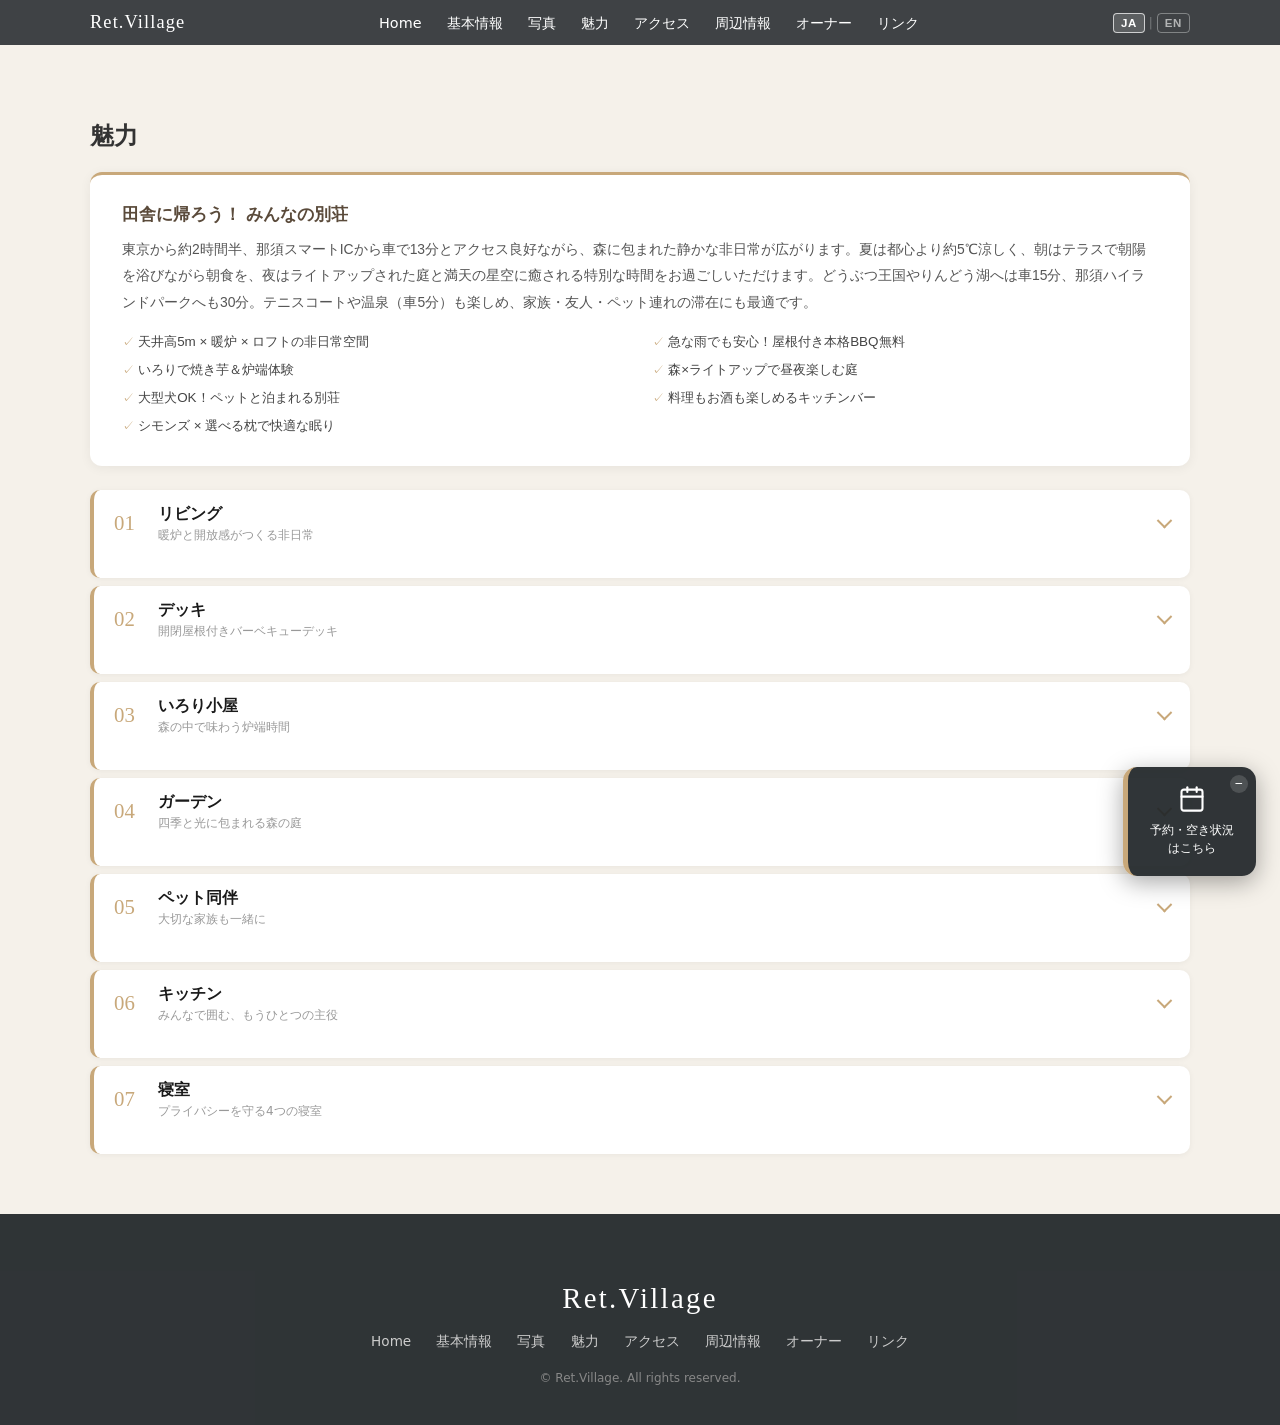
<file: features.html>
<!DOCTYPE html>
<html lang="ja">
<head>
  <meta charset="UTF-8">
  <title>魅力 | Ret.Village</title>
  <meta name="viewport" content="width=device-width, initial-scale=1">
  <meta name="description" content="天井高5m×暖炉×ロフト、屋根付きBBQグリル無料、ビールサーバー、いろり小屋など充実の設備。夏は都心より約5℃涼しい那須高原の森で、家族・グループ・ペットと特別なひとときを。">
  <link rel="stylesheet" href="assets/css/style.css">
  <script src="assets/js/include.js" defer></script>
  <script src="assets/js/features.js" defer></script>
</head>

<body>

<div id="header-include"></div>

<main class="content page-top">
  <h2 data-ja="魅力" data-en="Highlights">魅力</h2>

  <!-- イントロ -->
  <div class="feature-intro">
    <p class="feature-tagline" data-ja="田舎に帰ろう！ みんなの別荘" data-en="Come home to the countryside — everyone's cottage">田舎に帰ろう！ みんなの別荘</p>
    <p class="feature-overview-text" data-ja="東京から約2時間半、那須スマートICから車で13分とアクセス良好ながら、森に包まれた静かな非日常が広がります。夏は都心より約5℃涼しく、朝はテラスで朝陽を浴びながら朝食を、夜はライトアップされた庭と満天の星空に癒される特別な時間をお過ごしいただけます。どうぶつ王国やりんどう湖へは車15分、那須ハイランドパークへも30分。テニスコートや温泉（車5分）も楽しめ、家族・友人・ペット連れの滞在にも最適です。" data-en="Just 2.5 hours from Tokyo and 13 minutes from Nasu Smart IC — easily accessible yet surrounded by serene woodland. Summers are around 5°C cooler than the city. Enjoy breakfast on the terrace in the morning sun, then unwind under a star-filled sky with the garden lit up at night. Animal Kingdom and Rindo Lake are 15 minutes away by car, Highland Park 30 minutes. Tennis courts and hot springs are just 5 minutes away — perfect for families, groups of friends, and pet owners alike.">東京から約2時間半、那須スマートICから車で13分とアクセス良好ながら、森に包まれた静かな非日常が広がります。夏は都心より約5℃涼しく、朝はテラスで朝陽を浴びながら朝食を、夜はライトアップされた庭と満天の星空に癒される特別な時間をお過ごしいただけます。どうぶつ王国やりんどう湖へは車15分、那須ハイランドパークへも30分。テニスコートや温泉（車5分）も楽しめ、家族・友人・ペット連れの滞在にも最適です。</p>
    <ul class="feature-bullets">
      <li data-ja="天井高5m × 暖炉 × ロフトの非日常空間" data-en="5m-high ceilings × fireplace × loft — an extraordinary retreat">天井高5m × 暖炉 × ロフトの非日常空間</li>
      <li data-ja="急な雨でも安心！屋根付き本格BBQ無料" data-en="Covered BBQ grill — free to use, no rain worries!">急な雨でも安心！屋根付き本格BBQ無料</li>
      <li data-ja="いろりで焼き芋＆炉端体験" data-en="Roast sweet potatoes &amp; enjoy fireside time at the irori hut">いろりで焼き芋＆炉端体験</li>
      <li data-ja="森×ライトアップで昼夜楽しむ庭" data-en="Forest garden with illuminations — beautiful day and night">森×ライトアップで昼夜楽しむ庭</li>
      <li data-ja="大型犬OK！ペットと泊まれる別荘" data-en="Large dogs welcome! Pet-friendly cottage">大型犬OK！ペットと泊まれる別荘</li>
      <li data-ja="料理もお酒も楽しめるキッチンバー" data-en="Kitchen bar for cooking, drinks and great conversations">料理もお酒も楽しめるキッチンバー</li>
      <li data-ja="シモンズ × 選べる枕で快適な眠り" data-en="Simmons beds with a choice of pillows for a perfect night's sleep">シモンズ × 選べる枕で快適な眠り</li>
    </ul>
  </div>

  <div class="feature-list">

    <!-- 1. リビング -->
    <div class="feature-card">
      <div class="feature-header">
        <span class="feature-num">01</span>
        <div>
          <h3 class="feature-title" data-ja="リビング" data-en="Living Room">リビング</h3>
          <p class="feature-subtitle" data-ja="暖炉と開放感がつくる非日常" data-en="Fireplace and open space create an extraordinary retreat">暖炉と開放感がつくる非日常</p>
        </div>
      </div>
      <div class="feature-body">
        <p data-ja="天井高約5mの開放的なリビングには、レンガ造りの暖炉が印象的に佇みます。ロフトへははしごで上がるワクワク感、まるで秘密基地のような空間。テラスともフラットにつながり、屋内外を自由に行き来できます。" data-en="The open living room with 5m-high ceilings features a striking brick fireplace. Climb a ladder to the loft for a secret hideaway feel. The room connects seamlessly to the terrace so you can move freely between indoors and outdoors.">
          天井高約5mの開放的なリビングには、レンガ造りの暖炉が印象的に佇みます。
          ロフトへははしごで上がるワクワク感、まるで秘密基地のような空間。
          テラスともフラットにつながり、屋内外を自由に行き来できます。
        </p>
        <p data-ja="65型大画面LCDモニターや高速WiFiも完備。YouTube・Netflix等のVODで映画もお楽しみいただけます（ご自身のアカウントでご利用ください）。光インターネット接続なのでワーケーションも安定して行えます。" data-en="A 65-inch large-screen LCD monitor and high-speed Wi-Fi are included. Enjoy movies via YouTube, Netflix and other streaming services (use your own account). Fiber internet connection makes remote work stable and reliable.">
          65型大画面LCDモニターや高速WiFiも完備。YouTube・Netflix等のVODで映画もお楽しみいただけます（ご自身のアカウントでご利用ください）。
          光インターネット接続なのでワーケーションも安定して行えます。
        </p>
      </div>
    </div>

    <!-- 2. デッキ -->
    <div class="feature-card">
      <div class="feature-header">
        <span class="feature-num">02</span>
        <div>
          <h3 class="feature-title" data-ja="デッキ" data-en="Deck">デッキ</h3>
          <p class="feature-subtitle" data-ja="開閉屋根付きバーベキューデッキ" data-en="BBQ deck with retractable roof">開閉屋根付きバーベキューデッキ</p>
        </div>
      </div>
      <div class="feature-body">
        <p data-ja="リビングからそのまま出られるBBQデッキで、気軽にアウトドア体験。大型ガスグリルは使用料無料、食材を持ち込むだけで本格BBQがスタートできます。火力が安定しているので大人数でも一気に調理OK。焼きそばなどもフライパンで楽しめて、みんなで囲む時間が自然と盛り上がります。" data-en="Step straight out from the living room for a casual outdoor BBQ experience. The large gas grill is free to use — just bring your own ingredients. Stable heat output means you can cook for large groups at once. Pan-fry noodles or grill your favorites and naturally liven up the gathering.">
          リビングからそのまま出られるBBQデッキで、気軽にアウトドア体験。
          大型ガスグリルは使用料無料、食材を持ち込むだけで本格BBQがスタートできます。
          火力が安定しているので大人数でも一気に調理OK。
          焼きそばなどもフライパンで楽しめて、みんなで囲む時間が自然と盛り上がります。
        </p>
      </div>
    </div>

    <!-- 3. いろり小屋 -->
    <div class="feature-card">
      <div class="feature-header">
        <span class="feature-num">03</span>
        <div>
          <h3 class="feature-title" data-ja="いろり小屋" data-en="Irori Hut">いろり小屋</h3>
          <p class="feature-subtitle" data-ja="森の中で味わう炉端時間" data-en="Fireside time in the forest">森の中で味わう炉端時間</p>
        </div>
      </div>
      <div class="feature-body">
        <p data-ja="敷地内の「いろり小屋」では、炭火を囲んで焼きマシュマロや焼きいも、干物などをゆったり楽しめます。ダッチオーブンで本格料理に挑戦するのもおすすめ。屋根付きなので天候を気にせず、じっくり火を囲む贅沢な時間をどうぞ。" data-en="Gather around the charcoal fire in the on-site Irori Hut to leisurely roast marshmallows, sweet potatoes, or dried fish. Dutch oven cooking is popular too. With a roof overhead, you can enjoy the fire without worrying about the weather.">
          敷地内の「いろり小屋」では、炭火を囲んで焼きマシュマロや焼きいも、干物などをゆったり楽しめます。
          ダッチオーブンで本格料理に挑戦するのもおすすめ。
          屋根付きなので天候を気にせず、じっくり火を囲む贅沢な時間をどうぞ。
        </p>
      </div>
    </div>

    <!-- 4. ガーデン -->
    <div class="feature-card">
      <div class="feature-header">
        <span class="feature-num">04</span>
        <div>
          <h3 class="feature-title" data-ja="ガーデン" data-en="Garden">ガーデン</h3>
          <p class="feature-subtitle" data-ja="四季と光に包まれる森の庭" data-en="A woodland garden wrapped in seasons and light">四季と光に包まれる森の庭</p>
        </div>
      </div>
      <div class="feature-body">
        <p data-ja="デッキやいろり小屋を囲むガーデンでは、新緑や紅葉など季節の表情を楽しめます。夜になるとライトアップが始まり、森全体が幻想的な空間に。誘導灯がやさしく灯るアプローチが、遅い到着でも特別な時間へと導きます。" data-en="The garden surrounding the deck and irori hut offers fresh spring greenery and vivid autumn foliage. After dark, illuminations transform the entire forest into a magical scene. Soft pathway lights guide you gently even on a late arrival.">
          デッキやいろり小屋を囲むガーデンでは、新緑や紅葉など季節の表情を楽しめます。
          夜になるとライトアップが始まり、森全体が幻想的な空間に。
          誘導灯がやさしく灯るアプローチが、遅い到着でも特別な時間へと導きます。
        </p>
      </div>
    </div>

    <!-- 5. ペット -->
    <div class="feature-card">
      <div class="feature-header">
        <span class="feature-num">05</span>
        <div>
          <h3 class="feature-title" data-ja="ペット同伴" data-en="Pets Welcome">ペット同伴</h3>
          <p class="feature-subtitle" data-ja="大切な家族も一緒に" data-en="Bring your beloved family members along">大切な家族も一緒に</p>
        </div>
      </div>
      <div class="feature-body">
        <p data-ja="Ret.Villageではペットも大切なゲスト。大型犬もOKで、2匹まで一緒に滞在可能です。ケージやトイレマット、フードトレイもご用意しているので、安心してお過ごしいただけます。" data-en="At Ret.Village, pets are valued guests. Large dogs are welcome, and up to two pets can stay. Cages, toilet mats, and food trays are provided so you can relax and enjoy your stay together.">
          Ret.Villageではペットも大切なゲスト。大型犬もOKで、2匹まで一緒に滞在可能です。
          ケージやトイレマット、フードトレイもご用意しているので、安心してお過ごしいただけます。
        </p>
      </div>
    </div>

    <!-- 6. キッチン -->
    <div class="feature-card">
      <div class="feature-header">
        <span class="feature-num">06</span>
        <div>
          <h3 class="feature-title" data-ja="キッチン" data-en="Kitchen">キッチン</h3>
          <p class="feature-subtitle" data-ja="みんなで囲む、もうひとつの主役" data-en="The other star of the show — gather around together">みんなで囲む、もうひとつの主役</p>
        </div>
      </div>
      <div class="feature-body">
        <p data-ja="充実した調理器具と家電を揃えたキッチンは、長期滞在にも対応。カフェをイメージしたカウンターでは、料理をしながら会話やお酒を楽しむひとときを。みんなで過ごす時間そのものが、ここでは特別な思い出になります。" data-en="A fully equipped kitchen with appliances and cookware, perfect for long stays. The café-inspired counter lets you chat and enjoy drinks while cooking. Time spent together here naturally becomes a treasured memory.">
          充実した調理器具と家電を揃えたキッチンは、長期滞在にも対応。
          カフェをイメージしたカウンターでは、料理をしながら会話やお酒を楽しむひとときを。
          みんなで過ごす時間そのものが、ここでは特別な思い出になります。
        </p>

        <div class="feature-detail-group">
          <div class="feature-detail-label" data-ja="家電" data-en="Appliances">家電</div>
          <p class="feature-detail-list" data-ja="冷蔵庫 / 電子レンジ / オーブントースター / 炊飯器（5合炊き）/ 電子ケトル" data-en="Refrigerator / Microwave / Oven toaster / Rice cooker (5-cup) / Electric kettle">冷蔵庫 / 電子レンジ / オーブントースター / 炊飯器（5合炊き）/ 電子ケトル</p>

          <div class="feature-detail-label" data-ja="調理器具" data-en="Cookware">調理器具</div>
          <p class="feature-detail-list">
            <span data-ja="鍋（大・小）/ フライパン / ザル / ボウル / 包丁 / まな板 / ピーラー" data-en="Pots (large &amp; small) / Frying pan / Colander / Bowl / Knife / Cutting board / Peeler">鍋（大・小）/ フライパン / ザル / ボウル / 包丁 / まな板 / ピーラー</span><br>
            <span data-ja="ワインオープナー / 栓抜き / しゃもじ / お玉 / フライ返し / トング / 菜箸" data-en="Wine opener / Bottle opener / Rice paddle / Ladle / Spatula / Tongs / Cooking chopsticks">ワインオープナー / 栓抜き / しゃもじ / お玉 / フライ返し / トング / 菜箸</span><br>
            <span data-ja="BBQ用トングセット / ガスバーナー / BBQ串" data-en="BBQ tong set / Gas burner / BBQ skewers">BBQ用トングセット / ガスバーナー / BBQ串</span>
          </p>

          <div class="feature-detail-label" data-ja="食器" data-en="Tableware">食器</div>
          <p class="feature-detail-list">
            <span data-ja="皿（大・中・小・スープボウル）/ ワイングラス / タンブラー" data-en="Plates (large / medium / small / soup bowl) / Wine glasses / Tumblers">皿（大・中・小・スープボウル）/ ワイングラス / タンブラー</span><br>
            <span data-ja="子供用メラミン製食器 / カトラリー（箸・フォーク・スプーン・ナイフ・デザートスプーン）" data-en="Children's melamine tableware / Cutlery (chopsticks, fork, spoon, knife, dessert spoon)">子供用メラミン製食器 / カトラリー（箸・フォーク・スプーン・ナイフ・デザートスプーン）</span><br>
            <span data-ja="水差し / アイスペール" data-en="Water pitcher / Ice bucket">水差し / アイスペール</span>
          </p>
        </div>

        <p class="feature-note">
          <span data-ja="＊冷蔵庫の中に蓄冷材をご用意しています。必要な時にお使いください。" data-en="＊Freezer packs are in the fridge — please use as needed.">＊冷蔵庫の中に蓄冷材をご用意しています。必要な時にお使いください。</span><br>
          <span data-ja="＊アルミホイル・ラップ等のご用意はございません。必要なものはご準備ください。" data-en="＊Aluminum foil, plastic wrap, etc. are not provided. Please bring your own.">＊アルミホイル・ラップ等のご用意はございません。必要なものはご準備ください。</span>
        </p>
      </div>
    </div>

    <!-- 7. 寝室 -->
    <div class="feature-card">
      <div class="feature-header">
        <span class="feature-num">07</span>
        <div>
          <h3 class="feature-title" data-ja="寝室" data-en="Bedrooms">寝室</h3>
          <p class="feature-subtitle" data-ja="プライバシーを守る4つの寝室" data-en="Four bedrooms for total privacy">プライバシーを守る4つの寝室</p>
        </div>
      </div>
      <div class="feature-body">
        <p data-ja="最大10名まで宿泊可能なゆとりある空間。シングルベッドはシモンズ製、ダブルはコイルスプリングを採用。小上がりやロフトスペースにも布団を準備。枕はお好みに合わせて選べるので、あなたのお気に入りを見つけてください。" data-en="Comfortable space for up to 10 guests. Single beds are Simmons brand; doubles use coil springs. Futons are available in the tatami room and loft. Choose from a selection of pillows to find your perfect fit.">
          最大10名まで宿泊可能なゆとりある空間。シングルベッドはシモンズ製、ダブルはコイルスプリングを採用。
          小上がりやロフトスペースにも布団を準備。枕はお好みに合わせて選べるので、あなたのお気に入りを見つけてください。
        </p>

        <div class="bedroom-grid">
          <div class="bedroom-item">
            <div class="bedroom-label" data-ja="寝室 1" data-en="Bedroom 1">寝室 1</div>
            <ul>
              <li data-ja="ダブルベッド × 1" data-en="Double bed × 1">ダブルベッド × 1</li>
              <li data-ja="シングルベッド × 1（シモンズ製）" data-en="Single bed × 1 (Simmons)">シングルベッド × 1（シモンズ製）</li>
              <li data-ja="エアコン × 1" data-en="Air conditioner × 1">エアコン × 1</li>
            </ul>
          </div>
          <div class="bedroom-item">
            <div class="bedroom-label" data-ja="寝室 2" data-en="Bedroom 2">寝室 2</div>
            <ul>
              <li data-ja="ダブルベッド × 1" data-en="Double bed × 1">ダブルベッド × 1</li>
              <li data-ja="シングルベッド × 1（シモンズ製）" data-en="Single bed × 1 (Simmons)">シングルベッド × 1（シモンズ製）</li>
              <li data-ja="エアコン × 1" data-en="Air conditioner × 1">エアコン × 1</li>
            </ul>
          </div>
          <div class="bedroom-item">
            <div class="bedroom-label" data-ja="寝室 3　小上がり室" data-en="Bedroom 3  Tatami Room">寝室 3　小上がり室</div>
            <ul>
              <li data-ja="布団 × 2組" data-en="Futon × 2 sets">布団 × 2組</li>
            </ul>
          </div>
          <div class="bedroom-item">
            <div class="bedroom-label" data-ja="寝室 4　2階" data-en="Bedroom 4  2nd Floor">寝室 4　2階</div>
            <ul>
              <li data-ja="布団 × 2組" data-en="Futon × 2 sets">布団 × 2組</li>
            </ul>
          </div>
        </div>
      </div>
    </div>

  </div>
</main>

<div id="footer-include"></div>

</body>
</html>
</file>
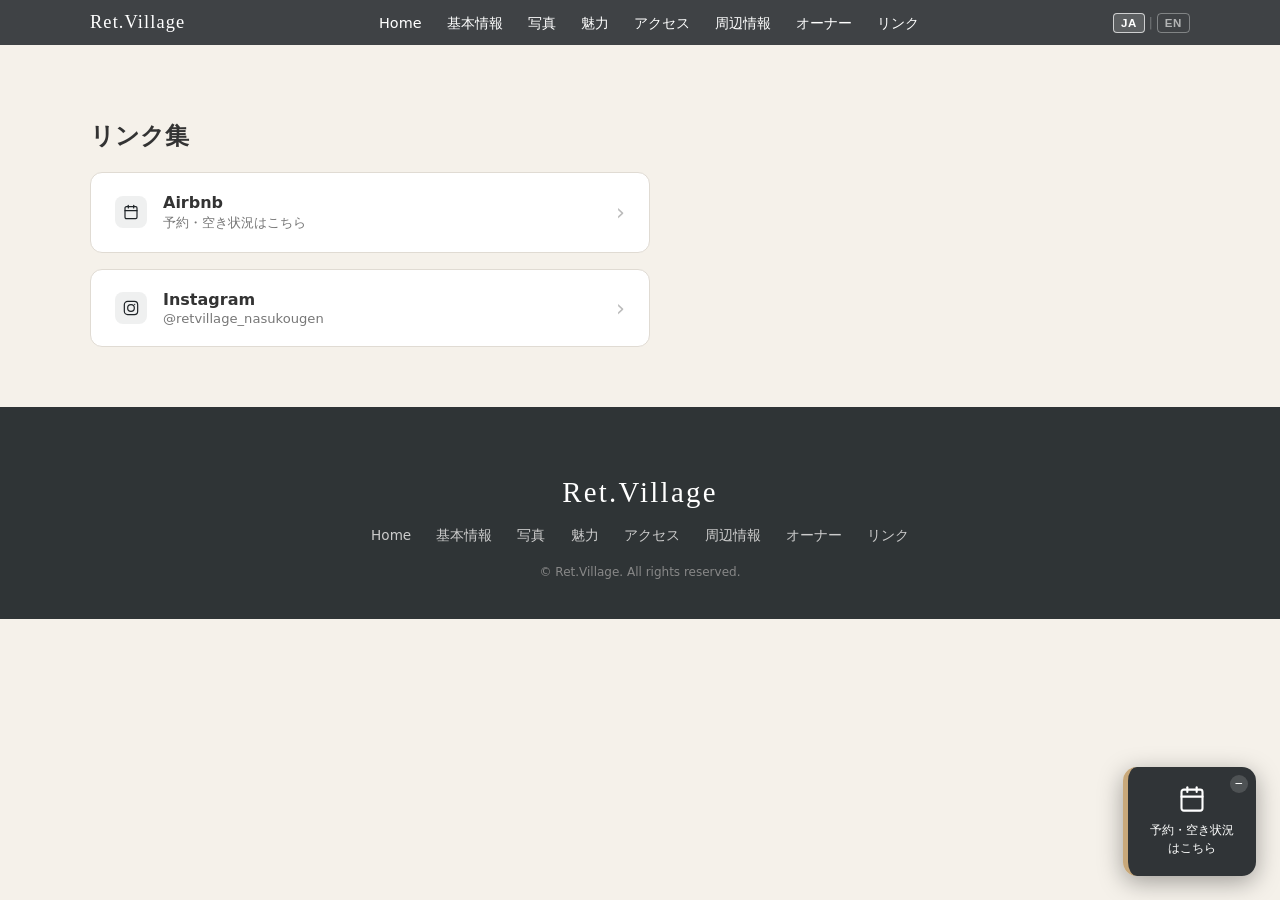
<file: links.html>
<!DOCTYPE html>
<html lang="ja">
<head>
  <meta charset="UTF-8">
  <title>リンク集 | Ret.Village</title>
  <meta name="viewport" content="width=device-width, initial-scale=1">
  <meta name="description" content="Ret.VillageのAirbnb予約ページ・Instagram・公式SNSへのリンク集。ご予約・最新情報はこちらから。">
  <link rel="stylesheet" href="assets/css/style.css">
  <script src="assets/js/include.js" defer></script>
</head>

<body>

<div id="header-include"></div>

<main class="content page-top">
  <h2 data-ja="リンク集" data-en="Links">リンク集</h2>

  <div class="links-list">

    <a href="https://www.airbnb.jp/rooms/1661941677628114668?unique_share_id=bd253c4e-ee3f-46ec-b30f-c4c69ec2b29a&viralityEntryPoint=1&s=76" class="link-card" target="_blank" rel="noopener noreferrer">
      <div class="link-icon">
        <svg viewBox="0 0 24 24" fill="none" stroke="currentColor" stroke-width="1.8" stroke-linecap="round" stroke-linejoin="round">
          <rect x="3" y="4" width="18" height="18" rx="2"/>
          <line x1="16" y1="2" x2="16" y2="6"/>
          <line x1="8" y1="2" x2="8" y2="6"/>
          <line x1="3" y1="10" x2="21" y2="10"/>
        </svg>
      </div>
      <div class="link-body">
        <div class="link-title">Airbnb</div>
        <div class="link-desc" data-ja="予約・空き状況はこちら" data-en="Reservations &amp; availability">予約・空き状況はこちら</div>
      </div>
      <div class="link-arrow">&#8250;</div>
    </a>

    <a href="https://www.instagram.com/retvillage_nasukougen?igsh=MWhlZ2Q0NWQ4NnNuZg==" class="link-card" target="_blank" rel="noopener noreferrer">
      <div class="link-icon">
        <svg viewBox="0 0 24 24" fill="none" stroke="currentColor" stroke-width="1.8" stroke-linecap="round" stroke-linejoin="round">
          <rect x="2" y="2" width="20" height="20" rx="5"/>
          <circle cx="12" cy="12" r="5"/>
          <circle cx="17.5" cy="6.5" r="1" fill="currentColor" stroke="none"/>
        </svg>
      </div>
      <div class="link-body">
        <div class="link-title">Instagram</div>
        <div class="link-desc">@retvillage_nasukougen</div>
      </div>
      <div class="link-arrow">&#8250;</div>
    </a>

  </div>
</main>

<div id="footer-include"></div>

</body>
</html>
</file>
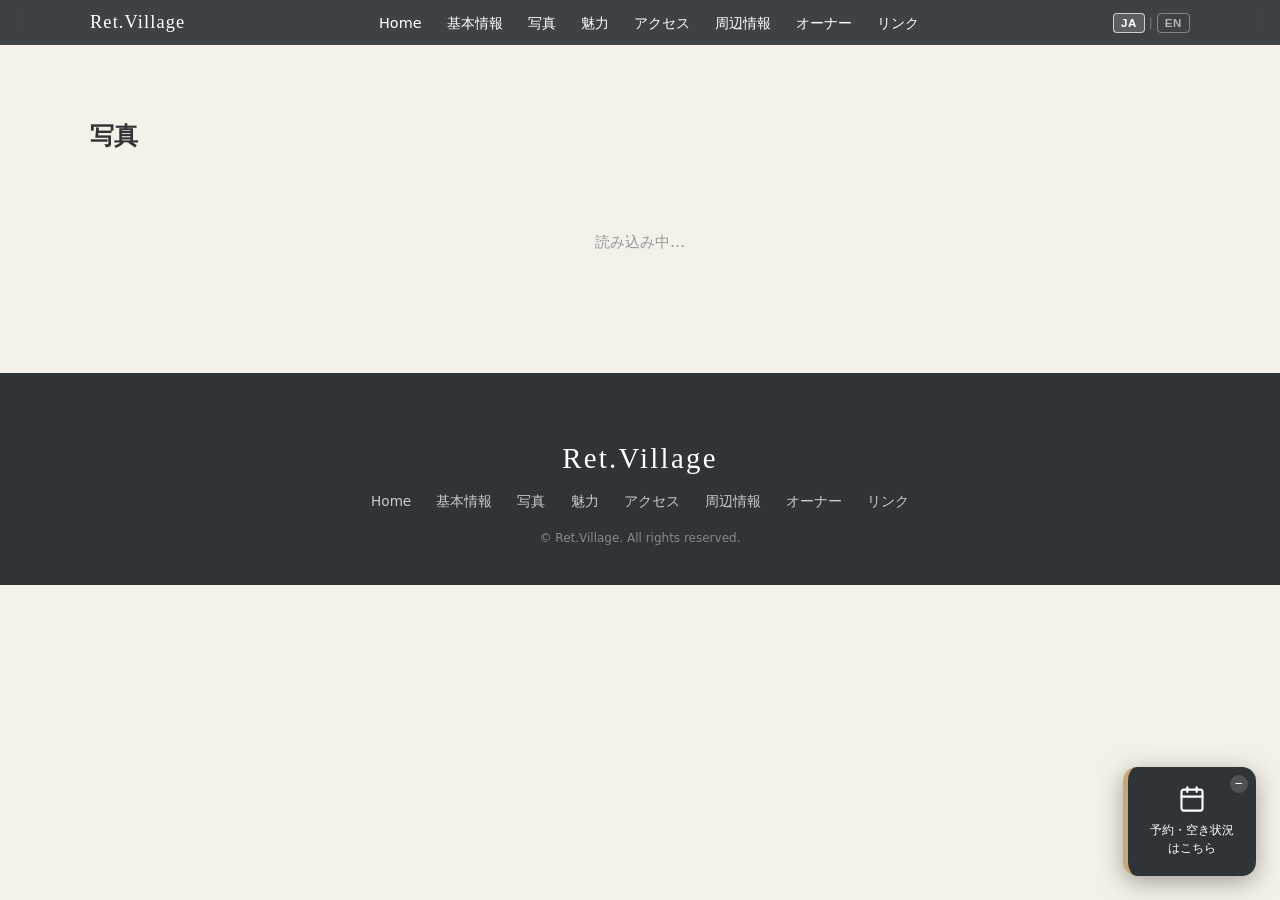
<file: photos.html>
<!DOCTYPE html>
<html lang="ja">
<head>
  <meta charset="UTF-8">
  <title>写真 | Ret.Village</title>
  <meta name="viewport" content="width=device-width, initial-scale=1">
  <meta name="description" content="Ret.Villageの施設写真ギャラリー。北欧レンガ調の内装・外観・アメニティ・設備など、コテージの様子をたっぷりご覧いただけます。">
  <link rel="stylesheet" href="assets/css/style.css">
  <script src="assets/js/include.js" defer></script>
  <script src="assets/js/carousel.js"></script>
</head>

<body>

<div id="header-include"></div>

<main class="content page-top">
  <h2 data-ja="写真" data-en="Photos">写真</h2>
  <div id="photos-loading" style="text-align:center;padding:60px 0;color:#999;font-size:.95rem;" data-ja="読み込み中…" data-en="Loading...">読み込み中…</div>
  <div id="photos-sections"></div>
</main>

<div id="footer-include"></div>

<script>
document.addEventListener("DOMContentLoaded", async () => {
  const loading  = document.getElementById("photos-loading");
  const sections = document.getElementById("photos-sections");
  try {
    const CLD_URL = "https://res.cloudinary.com/dlbkklzyo/raw/upload/retvil/data/photos.json";
    const r = await fetch(CLD_URL, { cache: "no-cache" });
    if (!r.ok) throw new Error();
    const data = await r.json();

    data.sections.forEach(section => {
      const items = section.photos.map((p, i) =>
        `<div class="carousel-item${i === 0 ? " active" : ""}"><img src="${p.path}" alt="${p.alt || ""}"></div>`
      ).join("");

      const lang = window.rvLang || 'ja';
      const title = (lang === 'en' && section.title_en) ? section.title_en : section.title;

      const sec = document.createElement("section");
      sec.className = "photo-section";
      sec.dataset.titleJa = section.title;
      sec.dataset.titleEn = section.title_en || section.title;
      sec.innerHTML = `
        <div class="photo-title" data-ja="${section.title}" data-en="${section.title_en || section.title}">${title}</div>
        <div class="photo-line"></div>
        <div class="carousel">
          ${items}
          <button class="carousel-btn prev" aria-label="前へ">&#8249;</button>
          <button class="carousel-btn next" aria-label="次へ">&#8250;</button>
        </div>
      `;
      sections.appendChild(sec);
    });

    loading.style.display = "none";
    initCarousels();
    // Apply current language to dynamically rendered titles
    window.applyLang(window.rvLang || 'ja');
  } catch {
    const lang = window.rvLang || 'ja';
    loading.textContent = lang === 'en' ? "Failed to load photos." : "写真の読み込みに失敗しました。";
  }
});
</script>

</body>
</html>
</file>
<file: assets/css/style.css>
body {
  margin: 0;
  font-family: system-ui, sans-serif;
  background: #f5f1ea;
  color: #333;
}

@import url('https://fonts.googleapis.com/css2?family=Great+Vibes&family=Bodoni+Moda:opsz@6..96&family=Zen+Maru+Gothic&display=swap');

/* 共通ヘッダー */
.header {
  position: fixed;
  top: 0;
  width: 100%;
  background: rgba(31, 36, 40, 0.85);
  color: #fff;
  z-index: 100;
  backdrop-filter: blur(8px);
}

.header-inner {
  max-width: 1100px;
  margin: auto;
  padding: 12px 20px;
  display: flex;
  justify-content: space-between;
  align-items: center;
}

.logo-text {
  color: #fff;
  text-decoration: none;
  font-family: 'Bodoni Moda', 'Times New Roman', serif;
  font-size: 1.15rem;
  letter-spacing: 0.06em;
}

.nav a {
  margin-left: 20px;
  color: #fff;
  text-decoration: none;
  font-size: 0.9rem;
}

/* 言語切り替えボタン */
.lang-toggle {
  display: flex;
  align-items: center;
  gap: 4px;
  margin-left: 20px;
}

.lang-btn {
  background: none;
  border: 1px solid rgba(255,255,255,0.35);
  border-radius: 4px;
  color: rgba(255,255,255,0.6);
  font-size: 0.72rem;
  font-weight: 600;
  letter-spacing: 0.05em;
  padding: 3px 7px;
  cursor: pointer;
  transition: background 0.2s, color 0.2s, border-color 0.2s;
}

.lang-btn.active,
.lang-btn:hover {
  background: rgba(255,255,255,0.15);
  border-color: rgba(255,255,255,0.7);
  color: #fff;
}

.lang-sep {
  color: rgba(255,255,255,0.3);
  font-size: 0.75rem;
}

/* ヒーロー */
.hero-wrapper {
  height: 250vh;
}

.hero {
  position: sticky;
  top: 0;
  height: 100vh;
  background: url("https://res.cloudinary.com/dlbkklzyo/image/upload/f_auto,q_auto/retvil/required/nasu") center/cover no-repeat;
  overflow: hidden;
}

.hero-inner {
  position: absolute;
  top: 60px;
  left: 0;
  right: 0;
  bottom: 0;
}

.hero-title {
  position: absolute;
  top: 50%;
  left: 50%;
  transform: translate(-50%, -50%);
  margin: 0;
  font-family: 'Bodoni Moda', 'Times New Roman', serif;
  font-size: 2.6rem;
  color: #1a1a1a;
  text-shadow: 0 0 28px rgba(255,255,255,0.9), 0 0 10px rgba(255,255,255,0.6);
  z-index: 2;
  white-space: nowrap;
}

.hero-message {
  position: absolute;
  top: 50%;
  left: 50%;
  transform: translateX(-50%) translateY(200px);
  margin: 0;
  opacity: 0;
  font-family: 'Zen Maru Gothic', sans-serif;
  font-size: 1rem;
  font-weight: bold;
  line-height: 1.8;
  color: #1a1a1a;
  text-align: center;
  z-index: 2;
}

.hero-logo {
  position: absolute;
  top: 50%;
  left: 50%;
  transform: translateX(-50%) translateY(300px);
  opacity: 0;
  z-index: 2;
}

.hero-logo img {
  width: 130px;
  height: 130px;
  border-radius: 50%;
  object-fit: cover;
  display: block;
  box-shadow: 0 2px 20px rgba(0,0,0,0.25);
}

/* 背景ぼかし */
.hero-fade-bg {
  position: absolute;
  inset: 0;
  background: rgba(255,255,255,0);
  backdrop-filter: blur(0px);
  z-index: 0;
}

/* サブページ共通コンテンツ */
.content {
  max-width: 1100px;
  margin: 0 auto;
  padding: 100px 20px 60px;
}

/* 写真ページ */
.photo-section {
  margin-bottom: 64px;
}

.photo-title {
  font-size: 1.1rem;
  font-weight: bold;
  margin-bottom: 8px;
}

.photo-line {
  width: 40px;
  height: 2px;
  background: #999;
  margin-bottom: 20px;
}

/* カルーセル */
.carousel {
  position: relative;
  overflow: hidden;
  height: 420px;
  background: #e8e4dc;
  border-radius: 12px;
}

.carousel-item {
  position: absolute;
  top: 0;
  height: 100%;
  left: 17.5%;
  width: 65%;
  opacity: 0;
  border-radius: 10px;
  overflow: hidden;
  transition: left 0.45s ease, width 0.45s ease, opacity 0.45s ease;
  z-index: 1;
}

.carousel-item img {
  width: 100%;
  height: 100%;
  object-fit: cover;
  display: block;
}

.carousel-item.active {
  left: 17.5%;
  width: 65%;
  opacity: 1;
  z-index: 3;
}

.carousel-item.prev {
  left: -20%;
  width: 32%;
  opacity: 0.65;
  z-index: 2;
  cursor: pointer;
}

.carousel-item.next {
  left: 88%;
  width: 32%;
  opacity: 0.65;
  z-index: 2;
  cursor: pointer;
}

.carousel-btn {
  position: absolute;
  top: 50%;
  transform: translateY(-50%);
  z-index: 10;
  width: 44px;
  height: 44px;
  border-radius: 50%;
  border: none;
  background: rgba(31, 36, 40, 0.65);
  color: #fff;
  font-size: 1.5rem;
  cursor: pointer;
  display: flex;
  align-items: center;
  justify-content: center;
  backdrop-filter: blur(4px);
  transition: background 0.2s;
  line-height: 1;
}

.carousel-btn:hover {
  background: rgba(31, 36, 40, 0.9);
}

.carousel-btn.prev { left: 14px; }
.carousel-btn.next { right: 14px; }

.carousel-dots {
  display: flex;
  justify-content: center;
  gap: 8px;
  margin-top: 14px;
}

.carousel-dot {
  width: 8px;
  height: 8px;
  border-radius: 50%;
  background: #ccc;
  cursor: pointer;
  transition: background 0.3s, transform 0.3s;
}

.carousel-dot.active {
  background: #5a4a3a;
  transform: scale(1.3);
}

/* 予約CTAボタン */
.cta-float {
  position: fixed;
  bottom: 24px;
  right: 24px;
  z-index: 200;
  background: rgba(31, 36, 40, 0.92);
  border-radius: 14px;
  box-shadow: 0 6px 24px rgba(0,0,0,0.35);
  border-left: 5px solid #c8a87a;
  transition: width 0.3s ease, height 0.3s ease, border-radius 0.3s ease, border 0.3s ease;
}

.cta-float.minimized {
  width: 52px;
  height: 52px;
  border-radius: 50%;
  border-left: none;
  border: 3px solid #c8a87a;
  overflow: hidden;
  cursor: pointer;
  box-shadow: 0 4px 16px rgba(0,0,0,0.35);
}

.cta-float.minimized .cta-link {
  width: 52px;
  height: 52px;
  padding: 0;
  display: flex;
  align-items: center;
  justify-content: center;
  pointer-events: none;
}

.cta-float.minimized .cta-text { display: none; }
.cta-float.minimized .cta-minimize { display: none; }

.cta-link {
  display: flex;
  flex-direction: column;
  align-items: center;
  gap: 8px;
  padding: 18px 22px;
  text-decoration: none;
  color: #fff;
}

.cta-link:hover {
  background: rgba(255,255,255,0.08);
  border-radius: 14px;
}

.cta-icon {
  width: 28px;
  height: 28px;
  color: #fff;
}

.cta-text {
  font-size: 0.78rem;
  text-align: center;
  line-height: 1.5;
  color: #fff;
}

.cta-minimize {
  position: absolute;
  top: 8px;
  right: 8px;
  width: 18px;
  height: 18px;
  background: rgba(255,255,255,0.15);
  border: none;
  border-radius: 50%;
  color: #fff;
  font-size: 0.85rem;
  cursor: pointer;
  display: flex;
  align-items: center;
  justify-content: center;
  padding: 0;
  line-height: 1;
}

.cta-minimize:hover {
  background: rgba(255,255,255,0.28);
}

/* ── Lightbox ────────────────────────────────────────────── */
#lb-overlay {
  display: none;
  position: fixed;
  inset: 0;
  background: rgba(0,0,0,0.9);
  z-index: 2000;
  align-items: center;
  justify-content: center;
}
#lb-overlay.lb-open { display: flex; }

#lb-img {
  max-width: 90vw;
  max-height: 90vh;
  object-fit: contain;
  border-radius: 4px;
  box-shadow: 0 8px 40px rgba(0,0,0,0.5);
  user-select: none;
  display: block;
}

#lb-close {
  position: absolute;
  top: 14px;
  right: 18px;
  background: none;
  border: none;
  color: #fff;
  font-size: 2.2rem;
  line-height: 1;
  cursor: pointer;
  opacity: 0.75;
  transition: opacity 0.2s;
  padding: 4px 8px;
}
#lb-close:hover { opacity: 1; }

#lb-prev, #lb-next {
  position: absolute;
  top: 50%;
  transform: translateY(-50%);
  background: rgba(255,255,255,0.12);
  border: none;
  color: #fff;
  font-size: 2.4rem;
  padding: 12px 16px;
  cursor: pointer;
  border-radius: 6px;
  opacity: 0.7;
  transition: opacity 0.2s, background 0.2s;
  user-select: none;
  line-height: 1;
}
#lb-prev:hover, #lb-next:hover { opacity: 1; background: rgba(255,255,255,0.22); }
#lb-prev { left: 14px; }
#lb-next { right: 14px; }

/* クリックできる写真にカーソル変更 */
.facility-photo-row img,
.house-rule-photo-row img,
.carousel-item img {
  cursor: zoom-in;
}

/* アクセスページ */
.access-address-card {
  background: #fff;
  border-radius: 10px;
  border-left: 4px solid #c8a87a;
  padding: 24px 28px;
  margin: 28px 0 32px;
  display: flex;
  flex-direction: column;
  gap: 14px;
  box-shadow: 0 2px 12px rgba(0,0,0,0.06);
}

.access-name {
  font-family: 'Zen Maru Gothic', sans-serif;
  font-size: 1.05rem;
  font-weight: bold;
  color: #1a1a1a;
  padding-bottom: 12px;
  border-bottom: 1px solid #ede9e1;
}

.access-address-row {
  display: flex;
  gap: 20px;
  font-family: 'Zen Maru Gothic', sans-serif;
  font-size: 0.88rem;
  line-height: 1.8;
  color: #444;
  align-items: flex-start;
}

.access-address-label {
  flex-shrink: 0;
  font-size: 0.72rem;
  color: #c8a87a;
  font-weight: bold;
  letter-spacing: 0.08em;
  margin-top: 2px;
  min-width: 52px;
}

.access-map {
  border-radius: 12px;
  overflow: hidden;
  box-shadow: 0 2px 16px rgba(0,0,0,0.1);
}

.access-map iframe {
  display: block;
}

.access-map-link {
  text-align: right;
  padding: 8px 12px 4px;
  background: #fff;
}

.access-map-link a {
  font-size: .85rem;
  color: #1a73e8;
  text-decoration: none;
}

.access-map-link a:hover {
  text-decoration: underline;
}

/* 館内設備ページ */
.checkinout-bar {
  display: inline-flex;
  flex-direction: column;
  background: #fff;
  border-radius: 10px;
  border-top: 3px solid #c8a87a;
  box-shadow: 0 2px 14px rgba(0,0,0,0.07);
  margin: 24px 0 36px;
  overflow: hidden;
}

.cio-item {
  padding: 18px 40px;
  display: flex;
  flex-direction: column;
  gap: 6px;
}

.cio-item--right {
  border-top: 1px solid #ede9e1;
}

.cio-label {
  font-family: 'Bodoni Moda', 'Times New Roman', serif;
  font-size: 0.68rem;
  color: #c8a87a;
  letter-spacing: 0.2em;
}

.cio-time {
  font-family: 'Bodoni Moda', 'Times New Roman', serif;
  font-size: 1.8rem;
  color: #1a1a1a;
  letter-spacing: 0.04em;
  line-height: 1;
}

.facility-section {
  margin-bottom: 40px;
}

.facility-section h3 {
  display: flex;
  align-items: center;
  gap: 8px;
  font-size: 1rem;
  font-weight: bold;
  color: #1a1a1a;
  margin: 0 0 16px;
  padding-bottom: 10px;
  border-bottom: 2px solid #c8a87a;
}

.facility-with-photos {
  display: flex;
  gap: 28px;
  align-items: flex-start;
}

.facility-info {
  flex: 1;
  min-width: 0;
}

.facility-info ul {
  padding-left: 20px;
  font-family: 'Zen Maru Gothic', sans-serif;
  font-size: 0.88rem;
  line-height: 2;
  color: #444;
  margin: 0 0 10px;
}

.facility-photo-row {
  display: flex;
  flex-direction: column;
  gap: 10px;
  flex-shrink: 0;
  width: 220px;
}

.facility-photo-row img {
  width: 100%;
  height: 140px;
  object-fit: cover;
  border-radius: 10px;
}

.house-rule-photo-row {
  display: flex;
  flex-direction: row;
  flex-wrap: wrap;
  gap: 8px;
  margin-bottom: 16px;
  width: 100%;
}

.house-rule-photo-row img {
  flex: 1 1 160px;
  max-width: 220px;
  height: 140px;
  object-fit: cover;
  border-radius: 6px;
  cursor: zoom-in;
}

.facility-text {
  font-family: 'Zen Maru Gothic', sans-serif;
  font-size: 0.9rem;
  line-height: 1.9;
  color: #444;
  margin: 0;
}

.facility-note {
  font-family: 'Zen Maru Gothic', sans-serif;
  font-size: 0.78rem;
  color: #999;
  line-height: 1.8;
  margin: 0;
}

.ac-list {
  border-radius: 10px;
  overflow: hidden;
  border: 1px solid #e8e3db;
  background: #fff;
}

.ac-item {
  display: flex;
  align-items: center;
  padding: 12px 20px;
  font-family: 'Zen Maru Gothic', sans-serif;
  font-size: 0.9rem;
  color: #444;
  border-bottom: 1px solid #f0ebe3;
}

.ac-item:last-child {
  border-bottom: none;
}

.ac-count {
  margin-left: auto;
  color: #888;
  font-size: 0.85rem;
}

.parking-info {
  font-family: 'Zen Maru Gothic', sans-serif;
  font-size: 0.9rem;
  color: #444;
  line-height: 1.9;
  background: #fff;
  border-radius: 10px;
  padding: 20px 24px;
  border-left: 4px solid #c8a87a;
  display: flex;
  align-items: center;
  gap: 20px;
}

.parking-count {
  font-family: 'Bodoni Moda', 'Times New Roman', serif;
  font-size: 2.4rem;
  color: #c8a87a;
  line-height: 1;
  flex-shrink: 0;
}

@media (max-width: 640px) {
  .checkinout-grid { flex-direction: column; }
  .facility-with-photos { flex-direction: column; }
  .facility-photo-row {
    flex-direction: row;
    width: 100%;
  }
  .facility-photo-row img { flex: 1; width: 0; }
}

/* 魅力ページ */
.feature-list {
  display: flex;
  flex-direction: column;
  gap: 8px;
  margin-top: 20px;
}

.feature-card {
  background: #fff;
  border-radius: 10px;
  padding: 14px 20px;
  border-left: 4px solid #c8a87a;
  box-shadow: 0 1px 6px rgba(0,0,0,0.05);
}

.feature-header {
  display: flex;
  align-items: center;
  gap: 12px;
  margin-bottom: 0;
  cursor: pointer;
  user-select: none;
}

.feature-card.open .feature-header {
  margin-bottom: 2px;
}

.feature-num {
  font-family: 'Bodoni Moda', 'Times New Roman', serif;
  font-size: 1.3rem;
  color: #c8a87a;
  line-height: 1;
  min-width: 32px;
}

.feature-icon {
  font-size: 1.2rem;
  line-height: 1;
}

.feature-title {
  font-size: 0.97rem;
  font-weight: bold;
  color: #1a1a1a;
  margin: 0 0 2px;
}

.feature-subtitle {
  font-size: 0.75rem;
  color: #999;
  margin: 0;
}

.feature-body {
  max-height: 0;
  overflow: hidden;
  transition: max-height 0.45s ease;
  padding-top: 20px;
}

.feature-card.open .feature-body {
  max-height: 4000px;
}

.feature-chevron {
  flex-shrink: 0;
  margin-left: auto;
  display: inline-block;
  width: 9px;
  height: 9px;
  border-right: 2px solid #c8a87a;
  border-bottom: 2px solid #c8a87a;
  transform: rotate(45deg) translate(-2px, -2px);
  transition: transform 0.3s ease;
}

.feature-card.open .feature-chevron {
  transform: rotate(-135deg) translate(-2px, -2px);
}

.feature-body p {
  font-family: 'Zen Maru Gothic', sans-serif;
  font-size: 0.9rem;
  line-height: 1.9;
  color: #444;
  margin: 0 0 12px;
}

.feature-detail-group {
  margin-top: 20px;
  border-top: 1px solid #ede9e1;
  padding-top: 16px;
}

.feature-detail-label {
  font-size: 0.78rem;
  font-weight: bold;
  color: #5a4a3a;
  letter-spacing: 0.05em;
  margin: 16px 0 6px;
}

.feature-detail-label:first-child {
  margin-top: 0;
}

.feature-detail-list {
  font-family: 'Zen Maru Gothic', sans-serif;
  font-size: 0.84rem;
  color: #555;
  line-height: 1.8;
  margin: 0;
}

.feature-note {
  font-size: 0.78rem;
  color: #999;
  line-height: 1.8;
  margin-top: 16px !important;
}

.bedroom-grid {
  display: grid;
  grid-template-columns: repeat(2, 1fr);
  gap: 16px;
  margin-top: 20px;
  border-top: 1px solid #ede9e1;
  padding-top: 16px;
}

.bedroom-item {
  background: #faf8f4;
  border-radius: 8px;
  padding: 14px 18px;
}

.bedroom-label {
  font-size: 0.82rem;
  font-weight: bold;
  color: #5a4a3a;
  margin-bottom: 8px;
}

.bedroom-item ul {
  margin: 0;
  padding-left: 16px;
  font-family: 'Zen Maru Gothic', sans-serif;
  font-size: 0.82rem;
  color: #555;
  line-height: 1.8;
}

@media (max-width: 640px) {
  .feature-card {
    padding: 24px 20px;
  }
  .bedroom-grid {
    grid-template-columns: 1fr;
  }
}

/* オーナー紹介 */
.owner-grid {
  display: flex;
  flex-direction: row;
  flex-wrap: nowrap;
  gap: 48px;
  margin-top: 32px;
}

.owner-grid .owner-card {
  flex: 1 1 0;
  min-width: 0;
}

.owner-card {
  flex: 1;
  display: flex;
  flex-direction: column;
  align-items: center;
  text-align: center;
}

.owner-avatar {
  width: 180px;
  height: 180px;
  border-radius: 50%;
  object-fit: cover;
  box-shadow: 0 4px 20px rgba(0,0,0,0.15);
  margin-bottom: 20px;
}

.owner-name {
  font-family: 'Bodoni Moda', 'Times New Roman', serif;
  font-size: 1.6rem;
  letter-spacing: 0.12em;
  color: #1a1a1a;
  margin-bottom: 16px;
}

.owner-bio {
  font-family: 'Zen Maru Gothic', sans-serif;
  font-size: 0.9rem;
  line-height: 1.9;
  color: #555;
  text-align: left;
  margin: 0;
}

@media (max-width: 640px) {
  .owner-grid {
    flex-direction: column;
    gap: 48px;
  }
}

/* リンク集 */
.links-list {
  display: flex;
  flex-direction: column;
  gap: 16px;
  max-width: 560px;
}

.link-card {
  display: flex;
  align-items: center;
  gap: 16px;
  padding: 20px 24px;
  background: #fff;
  border-radius: 12px;
  border: 1px solid #e0dbd3;
  text-decoration: none;
  color: #333;
  transition: box-shadow 0.2s, transform 0.2s;
}

.link-card:hover {
  box-shadow: 0 4px 16px rgba(0,0,0,0.1);
  transform: translateY(-2px);
}

.link-icon {
  flex-shrink: 0;
  width: 32px;
  height: 32px;
  background: rgba(31,36,40,0.07);
  border-radius: 8px;
  display: flex;
  align-items: center;
  justify-content: center;
}

.link-icon svg {
  width: 16px;
  height: 16px;
  color: #1f2428;
}

.link-body {
  flex: 1;
}

.link-title {
  font-size: 1rem;
  font-weight: bold;
  margin-bottom: 2px;
}

.link-desc {
  font-size: 0.82rem;
  color: #777;
}

.link-arrow {
  font-size: 1.4rem;
  color: #bbb;
}

/* フッター */
.footer {
  background: rgba(31, 36, 40, 0.92);
  color: #ccc;
  padding: 40px 20px;
  text-align: center;
}

.footer-inner {
  max-width: 1100px;
  margin: auto;
}

.footer-logo {
  font-family: 'Bodoni Moda', 'Times New Roman', serif;
  font-size: 1.8rem;
  letter-spacing: 0.08em;
  color: #fff;
  margin-bottom: 16px;
}

.footer-nav {
  margin-bottom: 20px;
}

.footer-nav a {
  margin: 0 10px;
  color: #ccc;
  text-decoration: none;
  font-size: 0.85rem;
}

.footer-nav a:hover {
  color: #fff;
}

.footer-copy {
  font-size: 0.75rem;
  color: #888;
  margin: 0;
}

/* 魅力ページ intro */
.feature-intro {
  background: #fff;
  border-radius: 12px;
  padding: 28px 32px;
  margin-bottom: 24px;
  border-top: 3px solid #c8a87a;
  box-shadow: 0 2px 12px rgba(0,0,0,0.06);
}

.feature-tagline {
  font-family: 'Zen Maru Gothic', sans-serif;
  font-size: 1.05rem;
  font-weight: bold;
  color: #5a4a3a;
  margin: 0 0 10px;
}

.feature-overview-text {
  font-family: 'Zen Maru Gothic', sans-serif;
  font-size: 0.87rem;
  line-height: 1.9;
  color: #555;
  margin: 0 0 16px;
}

.feature-bullets {
  margin: 0;
  padding-left: 0;
  list-style: none;
  display: grid;
  grid-template-columns: repeat(2, 1fr);
  gap: 5px 24px;
}

.feature-bullets li {
  font-family: 'Zen Maru Gothic', sans-serif;
  font-size: 0.84rem;
  color: #444;
  padding-left: 1.2em;
  position: relative;
  line-height: 1.7;
}

.feature-bullets li::before {
  content: '✓';
  position: absolute;
  left: 0;
  color: #c8a87a;
  font-size: 0.78rem;
  top: 0.1em;
}

/* feature-body リスト */
.feature-body ul {
  padding-left: 20px;
  font-family: 'Zen Maru Gothic', sans-serif;
  font-size: 0.87rem;
  line-height: 2;
  color: #444;
  margin: 0 0 8px;
}

.feature-body ul li {
  margin: 0;
}

/* アクセスページ 追加 */
.access-stat-row {
  display: flex;
  gap: 14px;
  flex-wrap: wrap;
  margin: 0 0 32px;
}

.access-stat-card {
  flex: 1;
  min-width: 130px;
  background: #fff;
  border-radius: 10px;
  padding: 18px 20px;
  border-top: 3px solid #c8a87a;
  box-shadow: 0 2px 10px rgba(0,0,0,0.06);
  display: flex;
  flex-direction: column;
  gap: 4px;
}

.access-stat-label {
  font-family: 'Zen Maru Gothic', sans-serif;
  font-size: 0.68rem;
  color: #c8a87a;
  font-weight: bold;
  letter-spacing: 0.06em;
  line-height: 1.4;
}

.access-stat-value {
  font-family: 'Bodoni Moda', 'Times New Roman', serif;
  font-size: 1.6rem;
  color: #1a1a1a;
  line-height: 1;
  letter-spacing: 0.02em;
}

.access-stat-sub {
  font-family: 'Zen Maru Gothic', sans-serif;
  font-size: 0.72rem;
  color: #999;
}

.access-shop-section {
  margin-bottom: 32px;
}

.access-section-heading {
  font-size: 0.95rem;
  font-weight: bold;
  color: #1a1a1a;
  margin: 0 0 10px;
  padding-bottom: 8px;
  border-bottom: 2px solid #c8a87a;
}

.access-shop-note {
  font-family: 'Zen Maru Gothic', sans-serif;
  font-size: 0.82rem;
  color: #888;
  line-height: 1.8;
  margin: 0 0 14px;
}

.access-license {
  font-family: 'Zen Maru Gothic', sans-serif;
  font-size: 0.75rem;
  color: #bbb;
  text-align: right;
  margin: 16px 0 0;
}

/* お買い物リスト（共通） */
.shop-list {
  background: #fff;
  border-radius: 12px;
  overflow: hidden;
  box-shadow: 0 2px 10px rgba(0,0,0,0.06);
}

.shop-item {
  display: flex;
  align-items: center;
  gap: 16px;
  padding: 15px 24px;
  border-bottom: 1px solid #f0ebe3;
  font-family: 'Zen Maru Gothic', sans-serif;
  font-size: 0.88rem;
  color: #444;
}

.shop-item:last-child {
  border-bottom: none;
}

.shop-item small {
  font-size: 0.75rem;
  color: #aaa;
  display: block;
  margin-top: 2px;
}

.shop-type {
  flex-shrink: 0;
  font-size: 0.7rem;
  color: #c8a87a;
  font-weight: bold;
  letter-spacing: 0.04em;
  min-width: 88px;
}

.shop-name {
  flex: 1;
  line-height: 1.5;
}

.shop-time {
  flex-shrink: 0;
  font-family: 'Bodoni Moda', 'Times New Roman', serif;
  font-size: 0.82rem;
  color: #aaa;
  white-space: nowrap;
}

/* 周辺施設ページ */
.around-note {
  font-family: 'Zen Maru Gothic', sans-serif;
  font-size: 0.84rem;
  color: #888;
  line-height: 1.8;
  margin: 0 0 28px;
}

.spot-section {
  margin-bottom: 48px;
}

.spot-section h3 {
  font-size: 0.95rem;
  font-weight: bold;
  color: #1a1a1a;
  margin: 0 0 16px;
  padding-bottom: 8px;
  border-bottom: 2px solid #c8a87a;
}

.spot-section .around-note {
  margin: 0 0 14px;
}

.spot-grid {
  display: grid;
  grid-template-columns: repeat(3, 1fr);
  gap: 16px;
}

.spot-card {
  background: #fff;
  border-radius: 12px;
  padding: 20px;
  box-shadow: 0 2px 10px rgba(0,0,0,0.07);
  display: flex;
  flex-direction: column;
  gap: 8px;
}

.spot-distance-badge {
  display: inline-block;
  background: #f5f1ea;
  border: 1px solid #c8a87a;
  border-radius: 20px;
  padding: 2px 12px;
  font-family: 'Bodoni Moda', 'Times New Roman', serif;
  font-size: 0.78rem;
  color: #c8a87a;
  letter-spacing: 0.04em;
  width: fit-content;
}

.spot-name {
  font-family: 'Zen Maru Gothic', sans-serif;
  font-size: 0.95rem;
  font-weight: bold;
  color: #1a1a1a;
}

.spot-desc {
  font-family: 'Zen Maru Gothic', sans-serif;
  font-size: 0.82rem;
  color: #777;
  line-height: 1.7;
  margin: 0;
}

@media (max-width: 640px) {
  .feature-bullets { grid-template-columns: 1fr; }
  .feature-intro { padding: 20px; }
  .spot-grid { grid-template-columns: 1fr; }
  .shop-item { padding: 12px 16px; }
  .shop-type { min-width: 72px; }
}

/* =============================
   ハンバーガーボタン
   ============================= */
.hamburger-btn {
  display: none;
  flex-direction: column;
  justify-content: center;
  gap: 5px;
  background: none;
  border: none;
  cursor: pointer;
  padding: 6px;
  flex-shrink: 0;
}

.hamburger-btn span {
  display: block;
  width: 22px;
  height: 2px;
  background: #fff;
  border-radius: 2px;
  transition: transform 0.28s ease, opacity 0.28s ease;
  transform-origin: center;
}

.hamburger-btn.open span:nth-child(1) {
  transform: translateY(7px) rotate(45deg);
}
.hamburger-btn.open span:nth-child(2) {
  opacity: 0;
  transform: scaleX(0);
}
.hamburger-btn.open span:nth-child(3) {
  transform: translateY(-7px) rotate(-45deg);
}

/* モバイルナビ（初期は非表示） */
.mobile-nav {
  display: none;
}

/* =============================
   モバイル共通 (max-width: 768px)
   ============================= */
@media (max-width: 768px) {
  /* デスクトップナビ → ハンバーガーに切り替え */
  .nav {
    display: none;
  }
  .hamburger-btn {
    display: flex;
  }

  /* モバイルドロップダウンナビ */
  .mobile-nav {
    display: block;
    max-height: 0;
    overflow: hidden;
    transition: max-height 0.32s ease;
    background: rgba(20, 24, 28, 0.98);
    border-top: 1px solid rgba(255,255,255,0.06);
  }
  .mobile-nav.open {
    max-height: 600px;
  }
  .mobile-nav a {
    display: block;
    padding: 13px 24px;
    color: rgba(255, 255, 255, 0.82);
    text-decoration: none;
    font-size: 0.92rem;
    font-family: 'Zen Maru Gothic', sans-serif;
    border-bottom: 1px solid rgba(255,255,255,0.06);
    transition: background 0.15s, color 0.15s;
  }
  .mobile-nav a:last-child {
    border-bottom: none;
  }
  .mobile-nav a:hover,
  .mobile-nav a:active {
    background: rgba(200, 168, 122, 0.15);
    color: #c8a87a;
  }

  /* ヒーロータイトル */
  .hero-title {
    font-size: 2rem;
  }

  /* コンテンツ余白 */
  .content {
    padding: 90px 16px 48px;
  }
}

/* =============================
   スマホ (max-width: 640px)
   ============================= */
@media (max-width: 640px) {
  /* カルーセル高さ縮小 */
  .carousel {
    height: 240px;
    border-radius: 8px;
  }

  /* カルーセル：スマホはフル幅スライダー */
  .carousel-item {
    left: 100%;
    width: 100%;
    border-radius: 8px;
  }
  .carousel-item.active {
    left: 0;
    width: 100%;
  }
  .carousel-item.prev {
    left: -100%;
    width: 100%;
  }
  .carousel-item.next {
    left: 100%;
    width: 100%;
  }

  /* Google マップ高さ */
  .access-map iframe {
    height: 300px;
  }

  /* アクセス stat → 2×2 グリッド（grid に切り替えて padding overflow を防ぐ） */
  .access-stat-row {
    display: grid;
    grid-template-columns: repeat(2, 1fr);
    gap: 10px;
  }
  .access-stat-card {
    min-width: 0;
    padding: 14px 16px;
  }

  /* フッターナビ折り返し */
  .footer-nav a {
    margin: 3px 7px;
    font-size: 0.78rem;
  }

  /* CTA ボタン位置調整 */
  .cta-float {
    bottom: 16px;
    right: 16px;
  }

  /* オーナー画像サイズ */
  .owner-avatar {
    width: 140px;
    height: 140px;
  }

  /* checkinout バー横並び表示 */
  .checkinout-bar {
    display: flex;
    flex-direction: row;
    width: 100%;
    box-sizing: border-box;
  }
  .cio-item {
    flex: 1;
    padding: 14px 20px;
  }
  .cio-item--right {
    border-top: none;
    border-left: 1px solid #ede9e1;
  }

  /* アクセスカード余白を縮小 */
  .access-address-card {
    padding: 18px 18px;
    gap: 10px;
  }

  /* ページタイトル h2 */
  .content h2 {
    font-size: 1.5rem;
    margin-bottom: 18px;
  }

  /* リンクカード */
  .link-card {
    padding: 16px 18px;
    gap: 12px;
  }

  /* フッター余白 */
  .footer {
    padding: 28px 16px;
  }
  .footer-logo {
    font-size: 1.4rem;
  }

  /* 写真セクション余白 */
  .photo-section {
    margin-bottom: 40px;
  }

  /* spot カード */
  .spot-card {
    padding: 16px;
  }

  /* 施設写真の高さを縮小 */
  .facility-photo-row img {
    height: 120px;
  }

  /* iOS テキスト自動拡大防止 */
  body {
    -webkit-text-size-adjust: 100%;
  }
}
</file>
